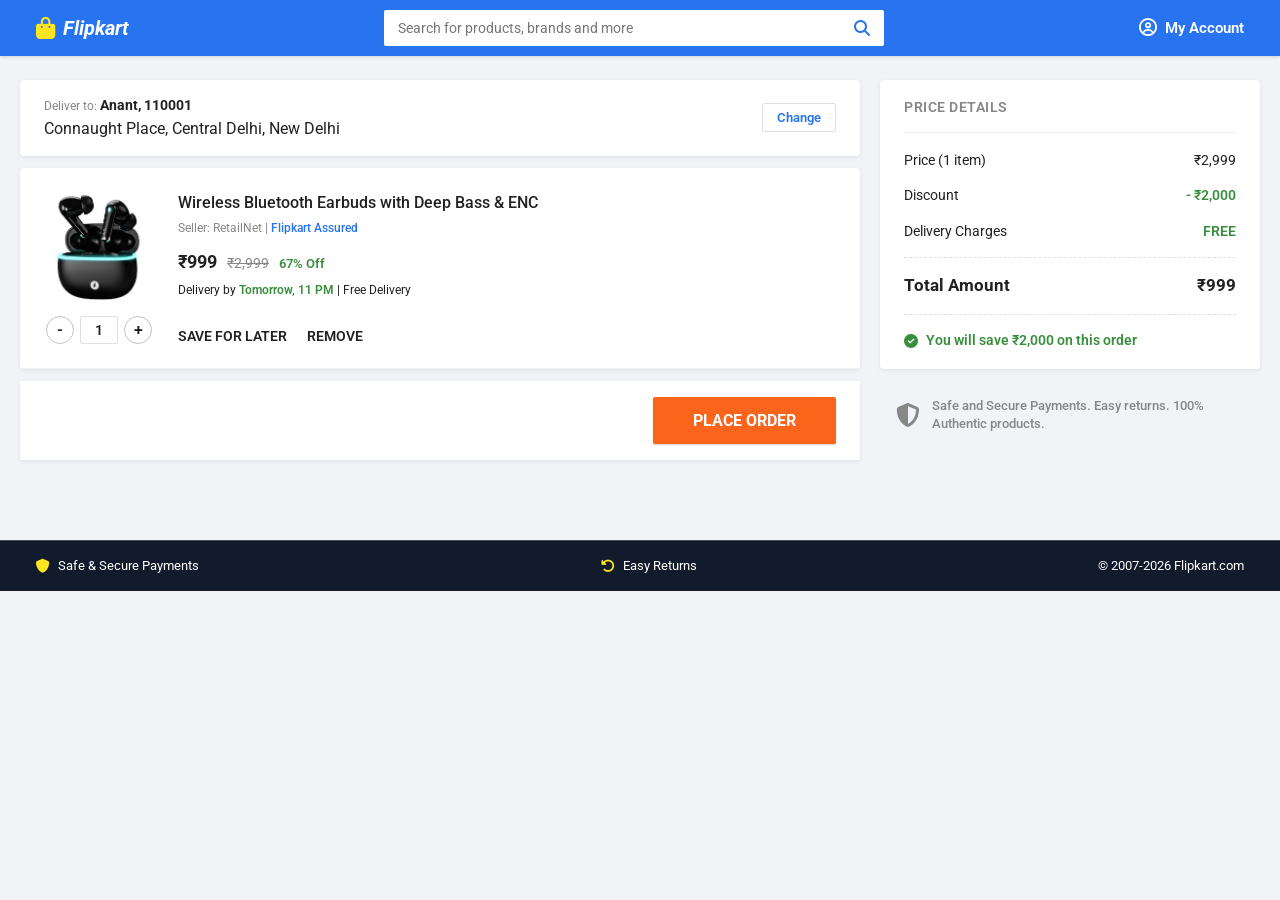
<file: cart.html>
<!DOCTYPE html>
<html lang="en">

<head>
    <meta charset="UTF-8">
    <meta name="viewport" content="width=device-width, initial-scale=1.0">
    <link rel="icon" type="image/png" href="./assent/flipkart.png">
    <title>Shopping Cart | Flipkart.com</title>
    <link rel="stylesheet" href="https://cdnjs.cloudflare.com/ajax/libs/font-awesome/6.7.2/css/all.min.css">
    <link href="https://fonts.googleapis.com/css2?family=Roboto:wght@300;400;500;700&display=swap" rel="stylesheet">
    <link rel="stylesheet" href="style.css">
    <link rel="stylesheet" href="cart.css">
</head>

<body>

    <!-- Header -->
    <header class="cart-header">
        <div class="cart-header-container container">
            <div class="cart-logo">
                <a href="index.html">
                    <i class="fa-solid fa-bag-shopping" style="color: #ffe51f; font-size: 22px;"></i>
                    <span>Flipkart</span>
                </a>
            </div>

            <div class="cart-header-search">
                <input type="text" placeholder="Search for products, brands and more">
                <i class="fa-solid fa-magnifying-glass"></i>
            </div>

            <div class="cart-header-user">
                <i class="fa-regular fa-circle-user" style="font-size: 18px;"></i>
                <span>My Account</span>
            </div>
        </div>
    </header>

    <!-- Cart Main Content -->
    <main class="cart-page-content container">
        <div class="cart-grid">

            <!-- Left: Cart Items & Actions -->
            <div class="cart-left-col">

                <!-- Address Strip -->
                <div class="address-card">
                    <div class="address-info">
                        <small>Deliver to: <strong>Anant, 110001</strong></small>
                        <span>Connaught Place, Central Delhi, New Delhi</span>
                    </div>
                    <button class="change-address-btn" onclick="alert('Change address modal or redirect')">Change</button>
                </div>

                <!-- Cart Items List -->
                <div class="cart-items-box">

                    <!-- Item 1 -->
                    <div class="cart-item" data-price="999" data-orig="2999">
                        <div class="item-left">
                            <img src="./assent/images1.jpg" alt="Wireless Earbuds">
                            <div class="qty-control">
                                <button class="qty-btn minus-btn">-</button>
                                <span class="qty-val">1</span>
                                <button class="qty-btn plus-btn">+</button>
                            </div>
                        </div>
                        <div class="item-right">
                            <h3 class="item-title">Wireless Bluetooth Earbuds with Deep Bass & ENC</h3>
                            <p class="item-seller">Seller: RetailNet | <span>Flipkart Assured</span></p>
                            <div class="item-pricing">
                                <span class="current-price">₹999</span>
                                <span class="original-price">₹2,999</span>
                                <span class="discount-tag">66% Off</span>
                            </div>
                            <p class="delivery-note">Delivery by <span>Tomorrow, 11 PM</span> | Free Delivery</p>
                            <div class="item-actions">
                                <button class="item-action-btn">Save For Later</button>
                                <button class="item-action-btn remove-btn">Remove</button>
                            </div>
                        </div>
                    </div>

                    <!-- Item 2 -->
                    <div class="cart-item" data-price="1499" data-orig="4999">
                        <div class="item-left">
                            <img src="./assent/images2.jpg" alt="Smart Watch">
                            <div class="qty-control">
                                <button class="qty-btn minus-btn">-</button>
                                <span class="qty-val">1</span>
                                <button class="qty-btn plus-btn">+</button>
                            </div>
                        </div>
                        <div class="item-right">
                            <h3 class="item-title">Fitness Smart Watch with 1.83" HD Display, Bluetooth Calling</h3>
                            <p class="item-seller">Seller: Flashstar Commerce | <span>Flipkart Assured</span></p>
                            <div class="item-pricing">
                                <span class="current-price">₹1,499</span>
                                <span class="original-price">₹4,999</span>
                                <span class="discount-tag">70% Off</span>
                            </div>
                            <p class="delivery-note">Delivery by <span>Friday, 7 PM</span> | Free Delivery</p>
                            <div class="item-actions">
                                <button class="item-action-btn">Save For Later</button>
                                <button class="item-action-btn remove-btn">Remove</button>
                            </div>
                        </div>
                    </div>

                </div>

                <!-- Place Order Row -->
                <div class="order-bar">
                    <button class="place-order-btn" id="place-order-btn">Place Order</button>
                </div>

            </div>

            <!-- Right: Price Breakdown -->
            <div class="cart-right-col">
                <div class="price-card">
                    <h4 class="price-card-title">Price Details</h4>

                    <div class="price-row">
                        <span id="price-items-label">Price (2 items)</span>
                        <span id="total-mrp">₹7,998</span>
                    </div>

                    <div class="price-row green">
                        <span>Discount</span>
                        <span id="total-discount">- ₹5,500</span>
                    </div>

                    <div class="price-row green">
                        <span>Delivery Charges</span>
                        <span>FREE</span>
                    </div>

                    <div class="total-row">
                        <span>Total Amount</span>
                        <span id="final-amount">₹2,498</span>
                    </div>

                    <p class="savings-badge">
                        <i class="fa-solid fa-circle-check"></i>
                        <span id="savings-text">You will save ₹5,500 on this order</span>
                    </p>
                </div>

                <div class="trust-badge">
                    <i class="fa-solid fa-shield-halved"></i>
                    <span>Safe and Secure Payments. Easy returns. 100% Authentic products.</span>
                </div>
            </div>

        </div>
    </main>

    <!-- Footer -->
    <footer class="footer">
        <div class="footer-bottom">
            <div class="container bottom-content">
                <span><i class="fa-solid fa-shield"></i> Safe &amp; Secure Payments</span>
                <span><i class="fa-solid fa-rotate-left"></i> Easy Returns</span>
                <span>© 2007-2026 Flipkart.com</span>
            </div>
        </div>
    </footer>

    <!-- Separated JavaScript -->
    <script src="cart.js"></script>
</body>

</html>
</file>
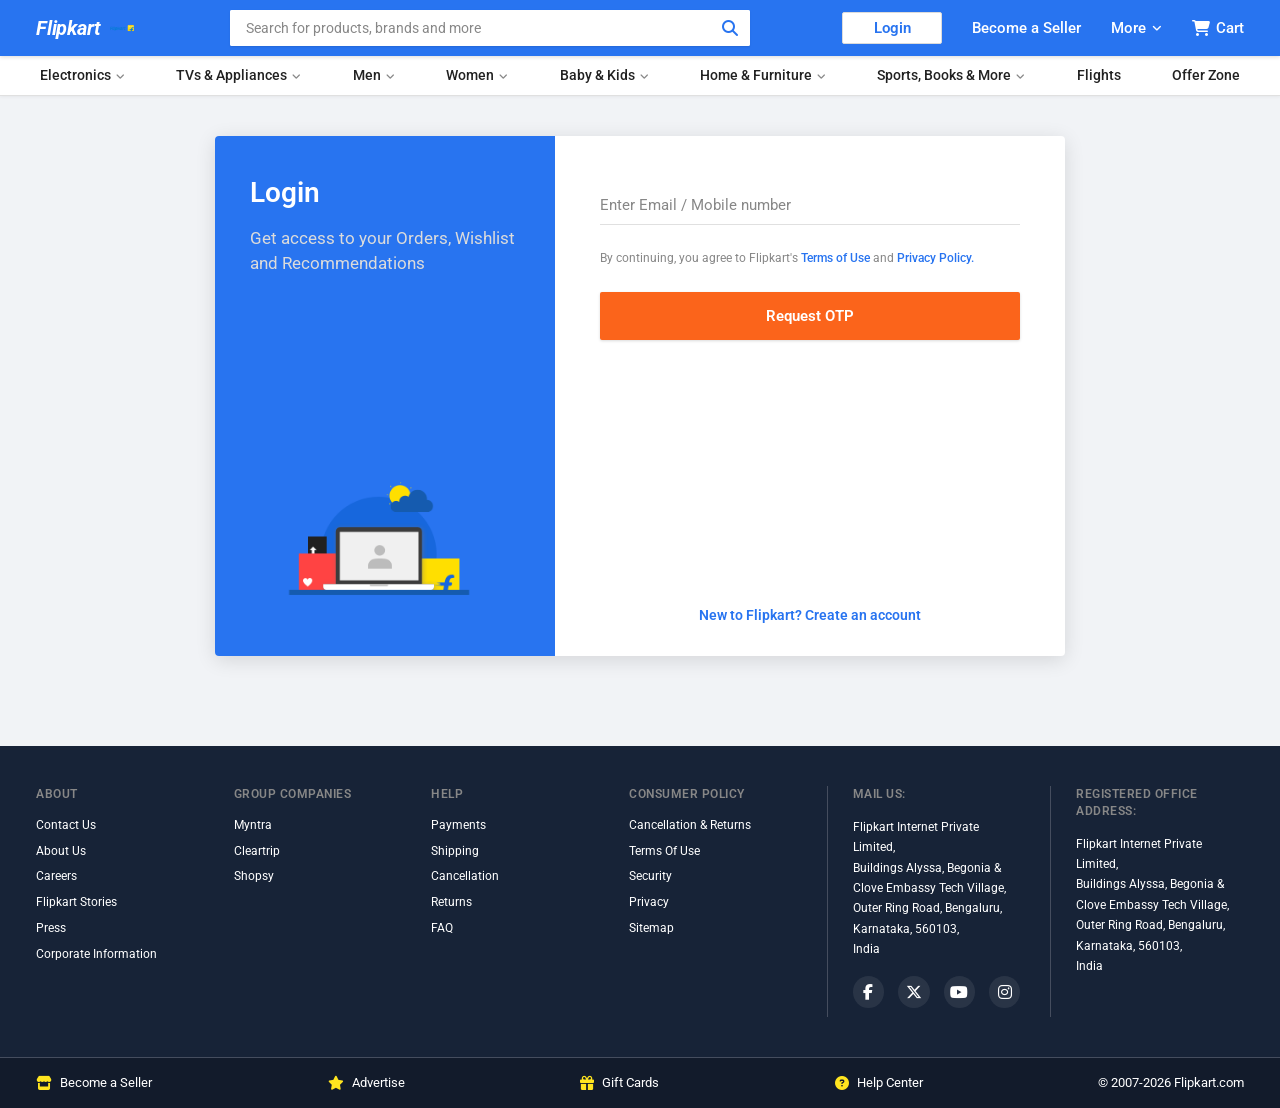
<file: login.html>
<!DOCTYPE html>
<html lang="en">

<head>

    <meta charset="UTF-8">
    <meta name="viewport" content="width=device-width, initial-scale=1.0">

    <title>Flipkart Login</title>

    <link rel="icon" href="./assent/flipkart.png">
    <link href="https://fonts.googleapis.com/css2?family=Roboto:wght@300;400;500;700&display=swap" rel="stylesheet">
    <link rel="stylesheet" href="https://cdnjs.cloudflare.com/ajax/libs/font-awesome/6.7.2/css/all.min.css">
    <link rel="stylesheet" href="login.css">

</head>

<body>

    <header class="header">
        <div class="header-container container">
            <div class="logo">
                <a href="index.html">
                    <span class="logo-text">Flipkart</span>
                    <img src="./assent/fk.png" alt="Flipkart Logo">
                </a>
            </div>

            <div class="search-container">
                <input type="text" placeholder="Search for products, brands and more">
                <button class="search-btn">
                    <i class="fa-solid fa-magnifying-glass"></i>
                </button>
            </div>

            <div class="header-right">
                <button class="login-btn">Login
                </button>
                <a href="#" class="seller">
                    Become a Seller
                </a>
                <div class="more"><span>More</span>
                    <i class="fa-solid fa-angle-down"></i>
                </div>
                <a href="cart.html" class="cart">
                    <i class="fa-solid fa-cart-shopping"></i>
                    <span>Cart</span>
                </a>
            </div>
        </div>
    </header>


    <nav class="navbar">

        <div class="navbar-container container">
            <ul class="nav-menu">

                <li class="nav-item">
                    <a href="#">
                        Electronics
                        <i class="fa-solid fa-angle-down"></i>
                    </a>
                </li>
                <li class="nav-item">
                    <a href="#">
                        TVs & Appliances
                        <i class="fa-solid fa-angle-down"></i>
                    </a>
                </li>
                <li class="nav-item">
                    <a href="#">
                        Men
                        <i class="fa-solid fa-angle-down"></i>
                    </a>
                </li>
                <li class="nav-item">
                    <a href="#">
                        Women
                        <i class="fa-solid fa-angle-down"></i>
                    </a>
                </li>
                <li class="nav-item">
                    <a href="#">
                        Baby & Kids
                        <i class="fa-solid fa-angle-down"></i>
                    </a>
                </li>
                <li class="nav-item">
                    <a href="#">
                        Home & Furniture
                        <i class="fa-solid fa-angle-down"></i>
                    </a>
                </li>
                <li class="nav-item">
                    <a href="#">
                        Sports, Books & More
                        <i class="fa-solid fa-angle-down"></i>
                    </a>
                </li>
                <li class="nav-item">
                    <a href="#">Flights</a>
                </li>
                <li class="nav-item">
                    <a href="#">Offer Zone</a>
                </li>

            </ul>
        </div>
    </nav>


    <section class="login-section">
        <div class="login-container container">


            <div class="login-left">
                <div class="login-left-content">
                    <h2>Login</h2>
                    <p>
                        Get access to your Orders,
                        Wishlist and Recommendations
                    </p>
                </div>
                <div class="login-image">
                    <img src="./assent/Screenshot 2026-06-27 050437.png" alt="Login Image">
                </div>
            </div>


            <div class="login-right">
                <form class="login-form" action="afterlogin.html">
                    <div class="input-group">
                        <input type="text" placeholder="Enter Email / Mobile number" required>
                    </div>
                    <p class="terms">
                        By continuing, you agree to Flipkart's
                        <a href="#">Terms of Use</a> and
                        <a href="#">Privacy Policy.</a>
                    </p>
                    <button type="submit" class="otp-btn">Request OTP</button>
                    <a href="#" class="create-account">New to Flipkart? Create an account</a>
                </form>
            </div>

        </div>
    </section>


    <footer class="footer">
        <div class="footer-container container">

            <div class="footer-column">
                <h4>ABOUT</h4>
                <a href="#">Contact Us</a>
                <a href="#">About Us</a>
                <a href="#">Careers</a>
                <a href="#">Flipkart Stories</a>
                <a href="#">Press</a>
                <a href="#">Corporate Information</a>
            </div>

            <div class="footer-column">
                <h4>GROUP COMPANIES</h4>
                <a href="#">Myntra</a>
                <a href="#">Cleartrip</a>
                <a href="#">Shopsy</a>
            </div>

            <div class="footer-column">
                <h4>HELP</h4>
                <a href="#">Payments</a>
                <a href="#">Shipping</a>
                <a href="#">Cancellation</a>
                <a href="#">Returns</a>
                <a href="#">FAQ</a>
            </div>

            <div class="footer-column">
                <h4>CONSUMER POLICY</h4>
                <a href="#">Cancellation & Returns</a>
                <a href="#">Terms Of Use</a>
                <a href="#">Security</a>
                <a href="#">Privacy</a>
                <a href="#">Sitemap</a>
            </div>

            <div class="footer-column address">
                <h4>Mail Us:</h4>
                <p>
                    Flipkart Internet Private Limited,<br>
                    Buildings Alyssa, Begonia & Clove Embassy Tech Village,<br>
                    Outer Ring Road, Bengaluru,<br>
                    Karnataka, 560103,<br>
                    India
                </p>

                <div class="social-icons">
                    <a href="#"><i class="fa-brands fa-facebook-f"></i></a>
                    <a href="#"><i class="fa-brands fa-x-twitter"></i></a>
                    <a href="#"><i class="fa-brands fa-youtube"></i></a>
                    <a href="#"><i class="fa-brands fa-instagram"></i></a>
                </div>
            </div>

            <div class="footer-column address">
                <h4>Registered Office Address:</h4>
                <p>
                    Flipkart Internet Private Limited,<br>
                    Buildings Alyssa, Begonia & Clove Embassy Tech Village,<br>
                    Outer Ring Road, Bengaluru,<br>
                    Karnataka, 560103,<br>
                    India
                </p>
            </div>

        </div>


        <div class="footer-bottom">
            <div class="container bottom-content">
                <span><i class="fa-solid fa-store"></i> Become a Seller</span>
                <span><i class="fa-solid fa-star"></i> Advertise</span>
                <span><i class="fa-solid fa-gift"></i> Gift Cards</span>
                <span><i class="fa-solid fa-circle-question"></i> Help Center</span>
                <span>© 2007-2026 Flipkart.com</span>

            </div>
        </div>

    </footer>

    <script src="login.js"></script>
</body>

</html>
</file>
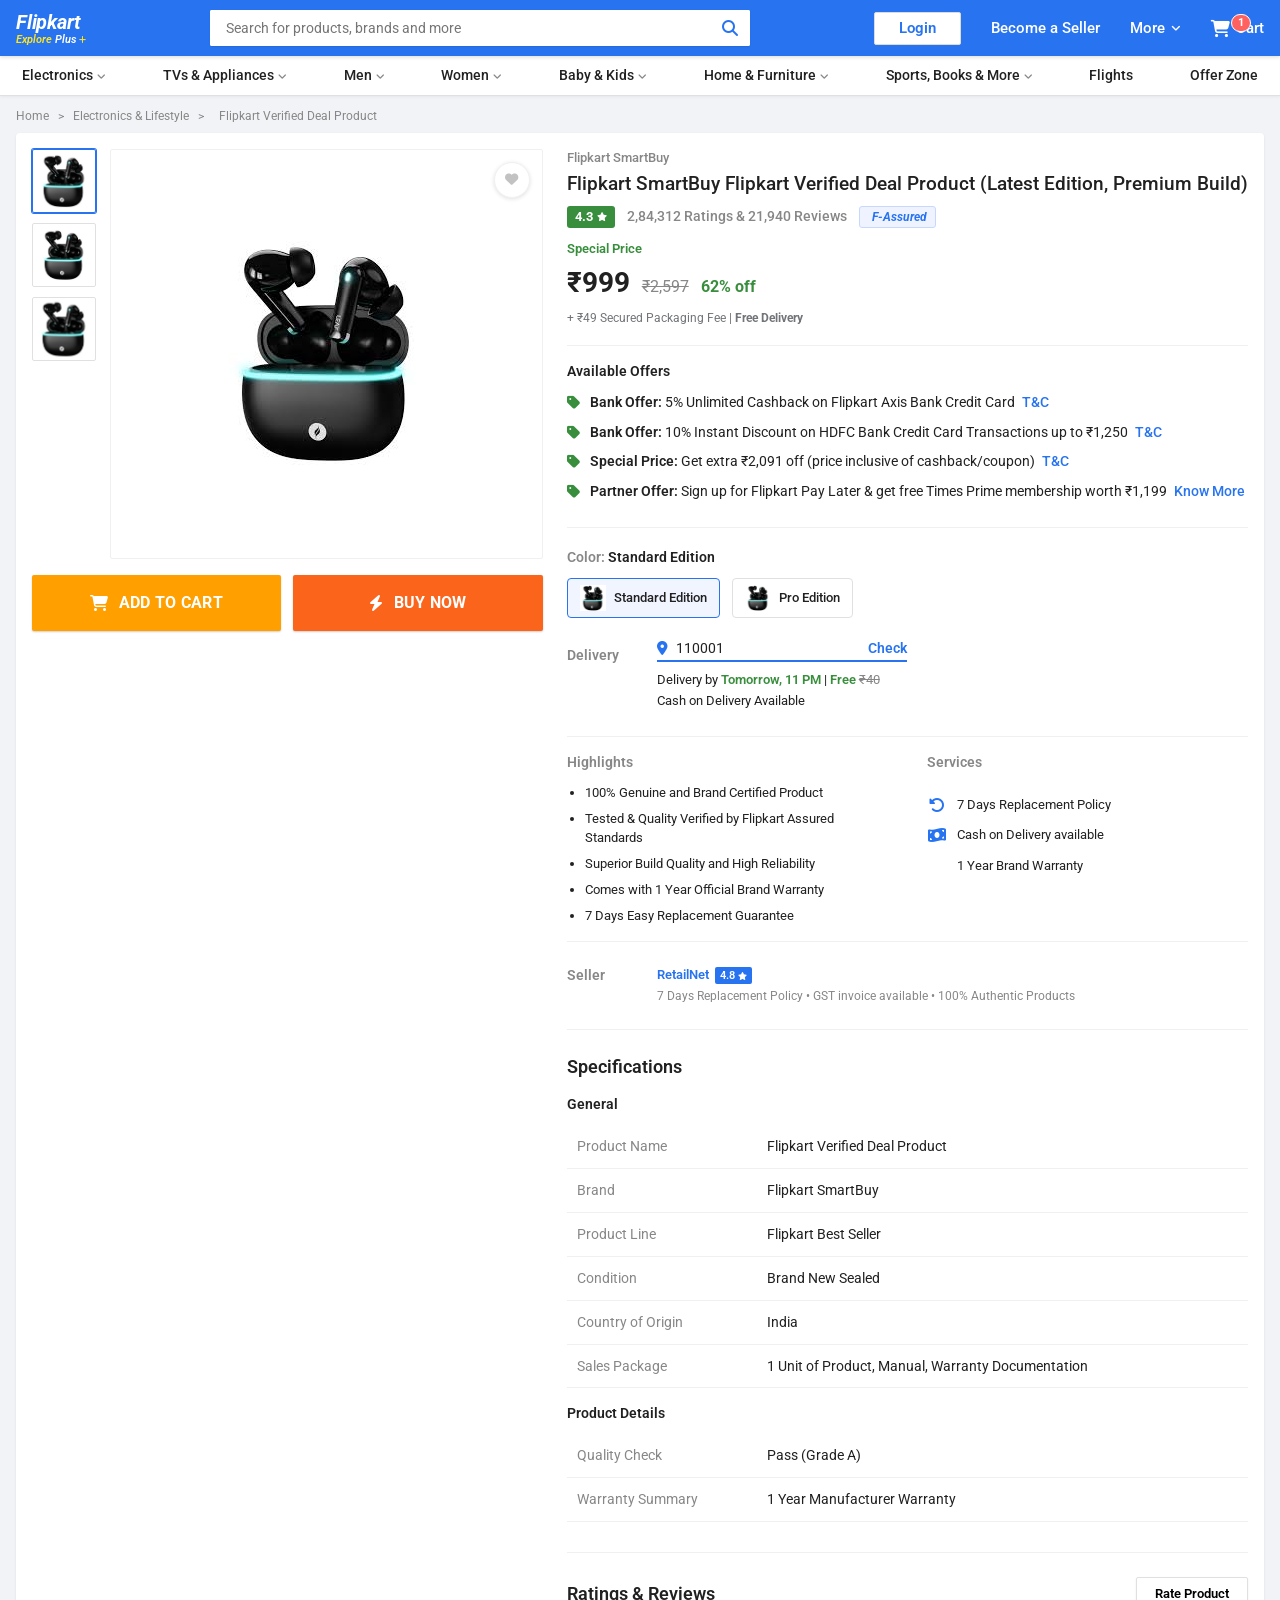
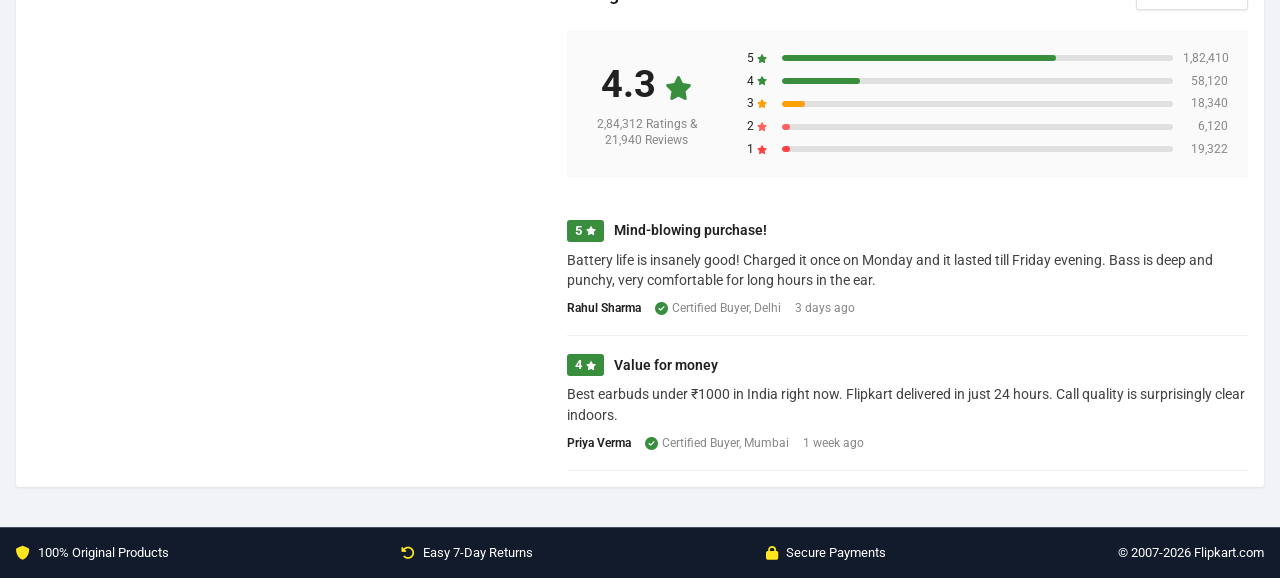
<file: product.html>
<!DOCTYPE html>
<html lang="en">

<head>
    <meta charset="UTF-8">
    <meta name="viewport" content="width=device-width, initial-scale=1.0">
    <link rel="icon" type="image/png" href="./assent/flipkart.png">
    <title>boAt Airdopes 131 with 60 Hours Playback, ASAP Charge &amp; Dual Mics Bluetooth Headset Price in India - Flipkart</title>
    <link rel="stylesheet" href="https://cdnjs.cloudflare.com/ajax/libs/font-awesome/6.7.2/css/all.min.css">
    <link href="https://fonts.googleapis.com/css2?family=Roboto:wght@300;400;500;700&display=swap" rel="stylesheet">
    <link rel="stylesheet" href="style.css">
    <link rel="stylesheet" href="product.css">
</head>

<body>

    <!-- ==================== HEADER ==================== -->
    <header class="product-header">
        <div class="product-header-container container">
            <div class="header-brand">
                <a href="index.html">
                    <span class="brand-title">Flipkart</span>
                    <div class="brand-plus">Explore <span>Plus</span> <i class="fa-solid fa-plus" style="font-size: 8px;"></i></div>
                </a>
            </div>

            <div class="product-search">
                <input type="text" placeholder="Search for products, brands and more">
                <button aria-label="Search"><i class="fa-solid fa-magnifying-glass"></i></button>
            </div>

            <div class="header-actions">
                <a href="login.html" class="login-tag">Login</a>
                <a href="#" class="header-link brand-seller">Become a Seller</a>
                <div class="header-link">
                    <span>More</span>
                    <i class="fa-solid fa-angle-down" style="font-size: 11px;"></i>
                </div>
                <a href="cart.html" class="header-link cart">
                    <i class="fa-solid fa-cart-shopping"></i>
                    <span>Cart</span>
                </a>
            </div>
        </div>
    </header>

    <!-- ==================== SUB-NAVBAR ==================== -->
    <nav class="product-subnav">
        <div class="product-subnav-container container">
            <a href="#" class="subnav-link">Electronics <i class="fa-solid fa-angle-down"></i></a>
            <a href="#" class="subnav-link">TVs &amp; Appliances <i class="fa-solid fa-angle-down"></i></a>
            <a href="#" class="subnav-link">Men <i class="fa-solid fa-angle-down"></i></a>
            <a href="#" class="subnav-link">Women <i class="fa-solid fa-angle-down"></i></a>
            <a href="#" class="subnav-link">Baby &amp; Kids <i class="fa-solid fa-angle-down"></i></a>
            <a href="#" class="subnav-link">Home &amp; Furniture <i class="fa-solid fa-angle-down"></i></a>
            <a href="#" class="subnav-link">Sports, Books &amp; More <i class="fa-solid fa-angle-down"></i></a>
            <a href="#" class="subnav-link">Flights</a>
            <a href="#" class="subnav-link">Offer Zone</a>
        </div>
    </nav>

    <!-- ==================== BREADCRUMBS ==================== -->
    <div class="container">
        <div class="breadcrumbs-bar">
            <a href="index.html">Home</a> <span>&gt;</span>
            <a href="#" id="breadcrumb-category">Products</a> <span>&gt;</span>
            <span id="breadcrumb-product-name">Product Details</span>
        </div>
    </div>

    <!-- ==================== MAIN PRODUCT WRAPPER ==================== -->
    <main class="container">
        <div class="product-wrapper">

            <!-- LEFT COLUMN: Image Gallery & Action Buttons -->
            <div class="product-gallery-col">
                <div class="gallery-upper">
                    <!-- Vertical Thumbnails -->
                    <div class="thumbnail-list" id="thumbnail-list-container">
                        <div class="thumb-box active" data-img="./assent/images1.jpg">
                            <img src="./assent/images1.jpg" alt="View 1">
                        </div>
                    </div>

                    <!-- Main Preview -->
                    <div class="main-preview-box">
                        <img id="main-preview-img" src="./assent/images1.jpg" alt="Product Image">
                        <button class="wishlist-icon-btn" id="wishlist-btn" title="Add to Wishlist">
                            <i class="fa-solid fa-heart"></i>
                        </button>
                    </div>
                </div>

                <!-- Sticky CTAs -->
                <div class="buy-buttons-group">
                    <button class="btn-cart-action" id="btn-add-cart">
                        <i class="fa-solid fa-cart-shopping"></i> Add to Cart
                    </button>
                    <button class="btn-buy-action" id="btn-buy-now">
                        <i class="fa-solid fa-bolt"></i> Buy Now
                    </button>
                </div>
            </div>

            <!-- RIGHT COLUMN: Product Information -->
            <div class="product-details-col">
                <div class="prod-brand-tag" id="prod-brand-display">Flipkart Assured</div>
                <h1 class="prod-main-title">
                    Product Title
                </h1>

                <!-- Rating Strip & Flipkart Assured -->
                <div class="prod-rating-row">
                    <span class="rating-badge-pill">
                        4.3 <i class="fa-solid fa-star"></i>
                    </span>
                    <span class="rating-count-text">2,84,312 Ratings &amp; 21,940 Reviews</span>
                    <div class="fk-assured-tag">
                        <i class="fa-solid fa-shield-check"></i> F-Assured
                    </div>
                </div>

                <!-- Price Block -->
                <div class="extra-off-label">Special Price</div>
                <div class="price-row-display">
                    <span class="current-price">₹899</span>
                    <span class="mrp-cut">₹2,990</span>
                    <span class="discount-pct">69% off</span>
                </div>
                <div class="packaging-fee-note">+ ₹49 Secured Packaging Fee | <strong>Free Delivery</strong></div>

                <!-- Available Offers -->
                <div class="offers-wrapper">
                    <div class="offers-header">Available Offers</div>

                    <div class="offer-bullet">
                        <i class="fa-solid fa-tag"></i>
                        <span><strong>Bank Offer:</strong> 5% Unlimited Cashback on Flipkart Axis Bank Credit Card <a href="#">T&amp;C</a></span>
                    </div>

                    <div class="offer-bullet">
                        <i class="fa-solid fa-tag"></i>
                        <span><strong>Bank Offer:</strong> 10% Instant Discount on HDFC Bank Credit Card Transactions up to ₹1,250 <a href="#">T&amp;C</a></span>
                    </div>

                    <div class="offer-bullet">
                        <i class="fa-solid fa-tag"></i>
                        <span><strong>Special Price:</strong> Get extra ₹2,091 off (price inclusive of cashback/coupon) <a href="#">T&amp;C</a></span>
                    </div>

                    <div class="offer-bullet">
                        <i class="fa-solid fa-tag"></i>
                        <span><strong>Partner Offer:</strong> Sign up for Flipkart Pay Later &amp; get free Times Prime membership worth ₹1,199 <a href="#">Know More</a></span>
                    </div>
                </div>

                <!-- Color Selection -->
                <div class="variant-selection-box" id="variant-selection-wrapper">
                    <div class="variant-label">Color: <span id="color-name">Default</span></div>
                    <div class="variant-list" id="variant-list-container">
                    </div>
                </div>

                <!-- Delivery Pincode Checker -->
                <div class="delivery-check-row">
                    <div class="delivery-title">Delivery</div>
                    <div class="delivery-controls">
                        <div class="pin-field-wrap">
                            <i class="fa-solid fa-location-dot"></i>
                            <input type="text" id="pin-input" placeholder="Enter Delivery Pincode" maxlength="6" value="110001">
                            <button id="pin-check-btn">Check</button>
                        </div>
                        <div class="delivery-estimate-info">
                            Delivery by <span class="green">Tomorrow, 11 PM</span> | <span class="green">Free</span> <span style="text-decoration: line-through; color: #878787;">₹40</span>
                            <br>Cash on Delivery Available
                        </div>
                    </div>
                </div>

                <!-- Highlights & Services -->
                <div class="highlights-services-row">
                    <div class="highlights-block">
                        <div class="block-heading">Highlights</div>
                        <ul class="highlights-ul" id="highlights-list-display">
                        </ul>
                    </div>

                    <div class="services-block">
                        <div class="block-heading">Services</div>
                        <div class="service-item">
                            <i class="fa-solid fa-rotate-left"></i>
                            <span>7 Days Replacement Policy</span>
                        </div>
                        <div class="service-item">
                            <i class="fa-solid fa-money-bill-wave"></i>
                            <span>Cash on Delivery available</span>
                        </div>
                        <div class="service-item">
                            <i class="fa-solid fa-shield-check"></i>
                            <span>1 Year Brand Warranty</span>
                        </div>
                    </div>
                </div>

                <!-- Seller Info -->
                <div class="seller-row">
                    <div class="seller-label">Seller</div>
                    <div class="seller-details">
                        <div class="seller-name-badge">
                            <span>RetailNet</span>
                            <span class="seller-rating">4.8 <i class="fa-solid fa-star" style="font-size: 8px;"></i></span>
                        </div>
                        <div class="seller-perks">
                            7 Days Replacement Policy &bull; GST invoice available &bull; 100% Authentic Products
                        </div>
                    </div>
                </div>

                <!-- Specifications Table -->
                <div class="specifications-panel">
                    <div class="spec-heading">Specifications</div>

                    <div class="spec-category-title">General</div>
                    <table class="spec-grid-table">
                        <tbody id="spec-general-tbody">
                        </tbody>
                    </table>

                    <div class="spec-category-title">Product Details</div>
                    <table class="spec-grid-table">
                        <tbody id="spec-details-tbody">
                        </tbody>
                    </table>
                </div>

                <!-- Ratings & Customer Reviews -->
                <div class="reviews-section">
                    <div class="reviews-header-row">
                        <div class="reviews-heading">Ratings &amp; Reviews</div>
                        <button class="btn-rate-product">Rate Product</button>
                    </div>

                    <div class="reviews-summary-card">
                        <div class="overall-score-col">
                            <div class="big-rating-number">4.3 <i class="fa-solid fa-star"></i></div>
                            <div class="total-counts">2,84,312 Ratings &amp;<br>21,940 Reviews</div>
                        </div>

                        <div class="rating-bars-col">
                            <div class="bar-row">
                                <span class="star-label">5 <i class="fa-solid fa-star" style="font-size: 9px; color: #388e3c;"></i></span>
                                <div class="progress-track"><div class="progress-fill" style="width: 70%;"></div></div>
                                <span class="count-label">1,82,410</span>
                            </div>
                            <div class="bar-row">
                                <span class="star-label">4 <i class="fa-solid fa-star" style="font-size: 9px; color: #388e3c;"></i></span>
                                <div class="progress-track"><div class="progress-fill" style="width: 20%;"></div></div>
                                <span class="count-label">58,120</span>
                            </div>
                            <div class="bar-row">
                                <span class="star-label">3 <i class="fa-solid fa-star" style="font-size: 9px; color: #ff9f00;"></i></span>
                                <div class="progress-track"><div class="progress-fill" style="width: 6%; background: #ff9f00;"></div></div>
                                <span class="count-label">18,340</span>
                            </div>
                            <div class="bar-row">
                                <span class="star-label">2 <i class="fa-solid fa-star" style="font-size: 9px; color: #ff6161;"></i></span>
                                <div class="progress-track"><div class="progress-fill" style="width: 2%; background: #ff6161;"></div></div>
                                <span class="count-label">6,120</span>
                            </div>
                            <div class="bar-row">
                                <span class="star-label">1 <i class="fa-solid fa-star" style="font-size: 9px; color: #ff4343;"></i></span>
                                <div class="progress-track"><div class="progress-fill" style="width: 2%; background: #ff4343;"></div></div>
                                <span class="count-label">19,322</span>
                            </div>
                        </div>
                    </div>

                    <!-- Review 1 -->
                    <div class="user-review-card">
                        <div class="review-badge-row">
                            <span class="rating-badge-pill">5 <i class="fa-solid fa-star"></i></span>
                            <span class="review-headline">Mind-blowing purchase!</span>
                        </div>
                        <p class="review-body-text">
                            Battery life is insanely good! Charged it once on Monday and it lasted till Friday evening. Bass is deep and punchy, very comfortable for long hours in the ear.
                        </p>
                        <div class="review-meta-row">
                            <span class="reviewer-name">Rahul Sharma</span>
                            <span class="certified-buyer"><i class="fa-solid fa-circle-check"></i> Certified Buyer, Delhi</span>
                            <span>3 days ago</span>
                        </div>
                    </div>

                    <!-- Review 2 -->
                    <div class="user-review-card">
                        <div class="review-badge-row">
                            <span class="rating-badge-pill">4 <i class="fa-solid fa-star"></i></span>
                            <span class="review-headline">Value for money</span>
                        </div>
                        <p class="review-body-text">
                            Best earbuds under ₹1000 in India right now. Flipkart delivered in just 24 hours. Call quality is surprisingly clear indoors.
                        </p>
                        <div class="review-meta-row">
                            <span class="reviewer-name">Priya Verma</span>
                            <span class="certified-buyer"><i class="fa-solid fa-circle-check"></i> Certified Buyer, Mumbai</span>
                            <span>1 week ago</span>
                        </div>
                    </div>

                </div>

            </div>
        </div>
    </main>

    <!-- ==================== FOOTER ==================== -->
    <footer class="footer">
        <div class="footer-bottom">
            <div class="container bottom-content">
                <span><i class="fa-solid fa-shield"></i> 100% Original Products</span>
                <span><i class="fa-solid fa-rotate-left"></i> Easy 7-Day Returns</span>
                <span><i class="fa-solid fa-lock"></i> Secure Payments</span>
                <span>© 2007-2026 Flipkart.com</span>
            </div>
        </div>
    </footer>

    <!-- ==================== BUY CONFIRMATION MODAL ==================== -->
    <div id="buy-confirmation-modal" class="buy-modal-backdrop">
        <div class="buy-modal-card">
            <div class="buy-modal-header">
                <h3><i class="fa-solid fa-shield-halved"></i> Order Confirmation</h3>
                <button class="buy-modal-close" id="modal-close-btn" aria-label="Close">&times;</button>
            </div>

            <!-- Standard View -->
            <div class="buy-modal-body" id="modal-order-content">
                <!-- Delivery Address -->
                <div class="modal-address-strip">
                    <div>
                        <small style="color: #878787; display: block;">Deliver To:</small>
                        <strong id="modal-address-user">Anant, 110001</strong> - Connaught Place, New Delhi
                    </div>
                    <span style="color: #2874f0; font-weight: 600; font-size: 12px; cursor: pointer;">CHANGE</span>
                </div>

                <!-- Product Summary -->
                <div class="modal-prod-summary">
                    <img id="modal-item-img" class="modal-prod-img" src="./assent/images1.jpg" alt="Item Preview">
                    <div class="modal-prod-info">
                        <div class="modal-prod-title" id="modal-item-title">Product Name</div>
                        <div class="modal-prod-price" id="modal-item-price">₹899</div>
                        <div class="modal-prod-delivery"><i class="fa-solid fa-truck-fast"></i> Guaranteed Delivery by Tomorrow, 11 PM</div>
                    </div>
                </div>

                <!-- Payment Options -->
                <div class="modal-payment-section">
                    <div class="modal-section-title">Select Payment Method</div>
                    <div class="payment-options-list">
                        <label class="payment-opt">
                            <input type="radio" name="payment_mode" value="COD" checked>
                            <i class="fa-solid fa-money-bill-wave"></i>
                            <span>Cash on Delivery (COD)</span>
                        </label>
                        <label class="payment-opt">
                            <input type="radio" name="payment_mode" value="UPI">
                            <i class="fa-brands fa-google-pay"></i>
                            <span>UPI (Google Pay, PhonePe, Paytm)</span>
                        </label>
                        <label class="payment-opt">
                            <input type="radio" name="payment_mode" value="CARD">
                            <i class="fa-regular fa-credit-card"></i>
                            <span>Credit / Debit / ATM Card</span>
                        </label>
                        <label class="payment-opt">
                            <input type="radio" name="payment_mode" value="NETBANKING">
                            <i class="fa-solid fa-building-columns"></i>
                            <span>Net Banking</span>
                        </label>
                    </div>
                </div>

                <!-- Order Total -->
                <div class="modal-total-box">
                    <span>Total Amount Payable:</span>
                    <strong id="modal-total-price">₹899</strong>
                </div>

                <!-- Action Buttons -->
                <div class="buy-modal-footer">
                    <button class="btn-cancel-order" id="btn-cancel-order">Cancel</button>
                    <button class="btn-confirm-order" id="btn-confirm-order">Confirm Order</button>
                </div>
            </div>

            <!-- Success View (Shown after confirming order) -->
            <div class="buy-modal-body order-success-view" id="modal-success-content" style="display: none;">
                <div class="success-check-icon">
                    <i class="fa-solid fa-check"></i>
                </div>
                <h2>Order Confirmed!</h2>
                <p>Thank you for shopping on Flipkart! Your order has been placed successfully and is being prepared for dispatch.</p>
                <div class="order-id-badge" id="success-order-id">Order ID: OD894729104812</div>
                <div>
                    <button class="btn-continue-shopping" id="btn-continue-shopping">Continue Shopping</button>
                </div>
            </div>
        </div>
    </div>

    <!-- Separated JavaScript Files -->
    <script src="script.js"></script>
    <script src="product.js"></script>
</body>

</html>
</file>
<file: style.css>
/* ==========================================================================
   FLIPKART CLONE - MAIN STYLESHEET (style.css)
   Clean, Optimized, and Authentic Flipkart Design
   ========================================================================== */

:root {
    --primary-color: #2874f0;
    --primary-hover: #1a62d4;
    --secondary-yellow: #ffe51f;
    --offer-green: #388e3c;
    --text-main: #212121;
    --text-muted: #878787;
    --text-light: #717478;
    --bg-page: #f1f3f6;
    --bg-white: #ffffff;
    --border-light: #e0e0e0;
    --border-subtle: #f0f0f0;
    --footer-bg: #172337;
    --footer-bottom-bg: #121b2b;
    --footer-border: #454d5e;
    --shadow-subtle: 0 1px 3px rgba(0, 0, 0, 0.08);
    --shadow-card: 0 1px 4px rgba(0, 0, 0, 0.08);
    --shadow-hover: 0 6px 16px rgba(0, 0, 0, 0.12);
    --font-family: 'Montserrat', 'Roboto', -apple-system, BlinkMacSystemFont, 'Segoe UI', Roboto, Helvetica, Arial, sans-serif;
}

/* -------------------- Reset & Base -------------------- */
* {
    margin: 0;
    padding: 0;
    box-sizing: border-box;
}

body {
    font-family: var(--font-family);
    background-color: var(--bg-page);
    color: var(--text-main);
    line-height: 1.4;
    -webkit-font-smoothing: antialiased;
    -moz-osx-font-smoothing: grayscale;
}

a {
    text-decoration: none;
    color: inherit;
}

img {
    max-width: 100%;
    display: block;
}

button {
    font-family: inherit;
}

.container {
    width: 100%;
    max-width: 1240px;
    margin: 0 auto;
    padding: 0 16px;
}

/* ==========================================================================
   HEADER SECTION
   ========================================================================== */

/* -------------------- Top Sub-Bar (.CTT) -------------------- */
.CTT {
    display: flex;
    justify-content: space-between;
    align-items: center;
    gap: 16px;
    width: 100%;
    padding: 8px 0;
    background-color: var(--bg-white);
    border-bottom: 1px solid var(--border-subtle);
}

.ctt-item {
    display: inline-flex;
    align-items: center;
    height: 40px;
    box-sizing: border-box;
    font-size: 14px;
    font-weight: 600;
    gap: 8px;
    transition: all 0.2s ease;
}

/* Flipkart Brand Pill */
.ctt-item.flipkart {
    background-color: var(--secondary-yellow);
    padding: 6px 20px;
    border-radius: 20px;
    color: var(--text-main);
    cursor: pointer;
    box-shadow: 0 1px 3px rgba(0, 0, 0, 0.1);
}

.ctt-item.flipkart i {
    color: var(--primary-color);
    font-size: 20px;
}

.ctt-item.flipkart span {
    font-style: italic;
    font-weight: 700;
    font-size: 16px;
    letter-spacing: -0.3px;
}

/* Travel Tab */
.ctt-item.travel {
    background: #f7f9fa;
    padding: 6px 18px;
    border-radius: 20px;
    border: 1px solid #e9ecef;
    color: #495057;
    cursor: pointer;
}

.ctt-item.travel:hover {
    background: #eef1f5;
}

.ctt-item.travel i {
    color: #ff6a3d;
    font-size: 18px;
}

/* Location Selector */
.ctt-item.location {
    display: flex;
    align-items: center;
    justify-content: space-between;
    flex: 1;
    max-width: 440px;
    padding: 0 14px;
    background: var(--bg-white);
    border: 1px solid var(--border-light);
    border-radius: 6px;
}

.location-left {
    display: flex;
    align-items: center;
    gap: 8px;
    color: var(--text-light);
}

.location-left i {
    font-size: 14px;
    color: var(--primary-color);
}

.location-left span {
    font-size: 13px;
    font-weight: 500;
    color: var(--text-main);
    white-space: nowrap;
}

.location a {
    display: flex;
    align-items: center;
    gap: 5px;
    color: var(--primary-color);
    font-size: 13px;
    font-weight: 600;
    white-space: nowrap;
}

.location a:hover {
    text-decoration: underline;
}

.location a i {
    font-size: 11px;
}

/* -------------------- Search & Navigation Bar -------------------- */
.search-container {
    display: flex;
    flex-direction: row;
    align-items: center;
    justify-content: space-between;
    gap: 24px;
    width: 100%;
    padding: 10px 0;
    background: var(--bg-white);
    position: relative;
}

.search-box {
    display: flex;
    align-items: center;
    flex: 1;
    max-width: 680px;
    height: 42px;
    background: #f0f5ff;
    border: 1px solid transparent;
    border-radius: 8px;
    padding: 0 16px;
    transition: all 0.25s ease;
}

.search-box:focus-within {
    background: var(--bg-white);
    border-color: var(--primary-color);
    box-shadow: 0 0 0 3px rgba(40, 116, 240, 0.12);
}

.search-box i {
    font-size: 17px;
    color: var(--text-light);
}

.search-box input {
    flex: 1;
    height: 100%;
    border: none;
    outline: none;
    padding-left: 12px;
    font-size: 14px;
    font-family: inherit;
    color: var(--text-main);
    background: transparent;
}

.search-box input::placeholder {
    color: var(--text-muted);
}

.nav-links {
    display: flex;
    flex-direction: row;
    align-items: center;
    gap: 24px;
}

.nav-item {
    display: inline-flex;
    align-items: center;
    gap: 8px;
    height: 40px;
    padding: 0 10px;
    border-radius: 6px;
    cursor: pointer;
    color: var(--text-main);
    font-size: 15px;
    font-weight: 500;
    transition: all 0.2s ease;
}

.nav-item:hover {
    color: var(--primary-color);
    background-color: rgba(40, 116, 240, 0.05);
}

.nav-item i {
    font-size: 18px;
    color: inherit;
}

.nav-item .fa-angle-down {
    font-size: 11px;
    transition: transform 0.2s ease;
}

.nav-item:hover .fa-angle-down {
    transform: rotate(180deg);
}

.login-link {
    color: var(--primary-color);
    font-weight: 600;
}

/* ==========================================================================
   CATEGORY BAR
   ========================================================================== */
.category-bar {
    position: sticky;
    top: 0;
    z-index: 100;
    display: flex;
    justify-content: space-between;
    align-items: center;
    width: 100%;
    background-color: var(--bg-white);
    padding: 12px 16px;
    margin: 10px 0 14px;
    border-radius: 4px;
    box-shadow: var(--shadow-card);
    border-bottom: 1px solid var(--border-subtle);
}

.category {
    display: flex;
    flex-direction: column;
    align-items: center;
    justify-content: center;
    min-width: 80px;
    padding: 6px 10px;
    cursor: pointer;
    color: var(--text-main);
    position: relative;
    border-radius: 6px;
    transition: all 0.2s ease;
}

.category:hover {
    color: var(--primary-color);
    transform: translateY(-2px);
}

.category i {
    font-size: 22px;
    margin-bottom: 6px;
    color: var(--primary-color);
    transition: transform 0.2s ease;
}

.category:hover i {
    transform: scale(1.1);
}

.category span {
    font-size: 13px;
    font-weight: 500;
    white-space: nowrap;
}

.category.active {
    font-weight: 600;
    color: var(--primary-color);
}

.category.active::after {
    content: "";
    position: absolute;
    bottom: -12px;
    left: 15%;
    width: 70%;
    height: 3px;
    background-color: var(--primary-color);
    border-radius: 3px;
}

/* ==========================================================================
   BANNER SECTION
   ========================================================================== */
.banner {
    width: 100%;
    margin: 10px 0 16px;
}

.banner-container {
    position: relative;
    width: 100%;
    height: 280px;
    overflow: hidden;
    border-radius: 6px;
    background: var(--bg-white);
    box-shadow: var(--shadow-card);
}

.banner-image {
    width: 100%;
    height: 100%;
}

.banner-image img {
    width: 100%;
    height: 100%;
    display: block;
    object-fit: cover;
    object-position: center;
}

.banner-btn {
    position: absolute;
    top: 50%;
    transform: translateY(-50%);
    width: 40px;
    height: 80px;
    border: none;
    background: rgba(255, 255, 255, 0.95);
    color: var(--text-main);
    font-size: 16px;
    cursor: pointer;
    transition: all 0.2s ease;
    z-index: 10;
    display: flex;
    align-items: center;
    justify-content: center;
    box-shadow: 0 2px 8px rgba(0, 0, 0, 0.15);
}

.banner-btn:hover {
    background: var(--primary-color);
    color: #ffffff;
}

.banner-btn.prev {
    left: 0;
    border-radius: 0 6px 6px 0;
}

.banner-btn.next {
    right: 0;
    border-radius: 6px 0 0 6px;
}

/* ==========================================================================
   PRODUCT SECTIONS (.new-products & .Electronics)
   ========================================================================== */
.new-products,
.Electronics {
    width: 100%;
    background: var(--bg-white);
    margin: 16px 0;
    border-radius: 4px;
    box-shadow: var(--shadow-card);
    border: 1px solid var(--border-subtle);
    overflow: hidden;
}

.section-header {
    display: flex;
    justify-content: space-between;
    align-items: center;
    padding: 16px 20px;
    border-bottom: 1px solid var(--border-subtle);
    background: var(--bg-white);
}

.section-header h2 {
    font-size: 20px;
    font-weight: 600;
    color: var(--text-main);
    letter-spacing: -0.2px;
}

.section-header button {
    border: none;
    background-color: var(--primary-color);
    color: #ffffff;
    padding: 8px 18px;
    font-size: 13px;
    font-weight: 600;
    cursor: pointer;
    border-radius: 3px;
    letter-spacing: 0.3px;
    box-shadow: 0 2px 4px rgba(40, 116, 240, 0.25);
    transition: all 0.2s ease;
}

.section-header button:hover {
    background-color: var(--primary-hover);
    box-shadow: 0 4px 8px rgba(40, 116, 240, 0.35);
}

.products-wrapper {
    display: grid;
    grid-template-columns: repeat(5, 1fr);
    gap: 16px;
    padding: 20px;
}

.product-card {
    display: flex;
    flex-direction: column;
    align-items: center;
    background: var(--bg-white);
    border: 1px solid var(--border-subtle);
    border-radius: 6px;
    padding: 18px 14px;
    text-align: center;
    cursor: pointer;
    transition: all 0.25s ease;
}

.product-card:hover {
    box-shadow: var(--shadow-hover);
    border-color: var(--border-light);
    transform: translateY(-4px);
}

.product-card img {
    width: 140px;
    height: 140px;
    object-fit: contain;
    transition: transform 0.3s ease;
}

.product-card:hover img {
    transform: scale(1.06);
}

.product-card h4 {
    margin-top: 14px;
    font-size: 14px;
    font-weight: 500;
    color: var(--text-main);
    max-width: 100%;
    white-space: nowrap;
    overflow: hidden;
    text-overflow: ellipsis;
}

.product-card p {
    margin-top: 6px;
    color: var(--offer-green);
    font-weight: 600;
    font-size: 14px;
}

/* ==========================================================================
   FOOTER SECTION
   ========================================================================== */
.footer {
    background-color: var(--footer-bg);
    color: #ffffff;
    margin-top: 40px;
    width: 100%;
}

.footer-container {
    display: flex;
    justify-content: space-between;
    flex-wrap: wrap;
    gap: 30px;
    padding: 40px 16px;
}

.footer-column {
    flex: 1;
    min-width: 160px;
}

.footer-column h4 {
    color: var(--text-muted);
    font-size: 12px;
    font-weight: 600;
    margin-bottom: 14px;
    text-transform: uppercase;
    letter-spacing: 0.5px;
}

.footer-column a {
    display: block;
    color: #ffffff;
    font-size: 12px;
    margin-bottom: 9px;
    transition: color 0.2s ease;
}

.footer-column a:hover {
    color: var(--primary-color);
    text-decoration: underline;
}

.footer-column p {
    color: #ffffff;
    font-size: 12px;
    line-height: 1.7;
}

.footer-column.address {
    border-left: 1px solid var(--footer-border);
    padding-left: 25px;
}

.social-icons {
    display: flex;
    gap: 14px;
    margin-top: 16px;
}

.social-icons a {
    font-size: 16px;
    color: #ffffff;
    display: inline-flex;
    align-items: center;
    justify-content: center;
    width: 32px;
    height: 32px;
    border-radius: 50%;
    background: rgba(255, 255, 255, 0.08);
    transition: all 0.2s ease;
}

.social-icons a:hover {
    color: #ffffff;
    background: var(--primary-color);
    transform: translateY(-2px);
}

.footer-bottom {
    border-top: 1px solid var(--footer-border);
    background-color: var(--footer-bottom-bg);
    padding: 16px 0;
}

.bottom-content {
    display: flex;
    justify-content: space-between;
    align-items: center;
    flex-wrap: wrap;
    gap: 16px;
}

.bottom-content span {
    color: #ffffff;
    font-size: 13px;
    display: inline-flex;
    align-items: center;
}

.bottom-content i {
    color: var(--secondary-yellow);
    margin-right: 8px;
    font-size: 14px;
}

/* ==========================================================================
   RESPONSIVE DESIGN (Media Queries)
   ========================================================================== */

/* Tablet (Large) */
@media (max-width: 1024px) {
    .banner-container {
        height: 220px;
    }

    .products-wrapper {
        grid-template-columns: repeat(4, 1fr);
        gap: 14px;
        padding: 16px;
    }

    .search-box {
        max-width: 500px;
    }

    .location {
        max-width: 320px;
    }
}

/* Tablet (Medium) */
@media (max-width: 768px) {
    .CTT {
        flex-wrap: wrap;
        gap: 12px;
        padding: 10px 0;
    }

    .ctt-item.flipkart,
    .ctt-item.travel {
        flex: 1;
        justify-content: center;
    }

    .ctt-item.location {
        flex: 1 1 100%;
        max-width: 100%;
        order: 3;
    }

    .search-container {
        flex-direction: column;
        align-items: stretch;
        gap: 12px;
        padding: 10px 0;
    }

    .search-box {
        max-width: 100%;
        width: 100%;
        order: 2;
    }

    .nav-links {
        order: 1;
        width: 100%;
        justify-content: space-around;
        gap: 8px;
    }

    .category-bar {
        display: flex;
        overflow-x: auto;
        gap: 16px;
        white-space: nowrap;
        scrollbar-width: none;
        -webkit-overflow-scrolling: touch;
        padding: 12px 10px;
    }

    .category-bar::-webkit-scrollbar {
        display: none;
    }

    .category {
        min-width: 70px;
        flex: 0 0 auto;
    }

    .products-wrapper {
        grid-template-columns: repeat(2, 1fr);
        gap: 12px;
        padding: 14px;
    }

    .product-card img {
        width: 110px;
        height: 110px;
    }

    .footer-column {
        flex: 0 0 calc(50% - 15px);
    }

    .footer-column.address {
        border-left: none;
        padding-left: 0;
    }

    .bottom-content {
        justify-content: center;
        text-align: center;
    }

    .banner-container {
        height: 170px;
    }

    .banner-btn {
        width: 32px;
        height: 60px;
    }
}

/* Mobile Devices */
@media (max-width: 480px) {
    .container {
        padding: 0 10px;
    }

    .banner-container {
        height: 140px;
    }

    .ctt-item.flipkart span,
    .ctt-item.travel span {
        font-size: 14px;
    }

    .location-left span,
    .location a {
        font-size: 12px;
    }

    .search-box {
        height: 38px;
    }

    .search-box input {
        font-size: 13px;
    }

    .nav-item {
        font-size: 13px;
        padding: 0 6px;
    }

    .nav-item i {
        font-size: 16px;
    }

    .section-header {
        padding: 12px 14px;
    }

    .section-header h2 {
        font-size: 16px;
    }

    .section-header button {
        padding: 6px 12px;
        font-size: 12px;
    }

    .products-wrapper {
        grid-template-columns: repeat(2, 1fr);
        gap: 10px;
        padding: 10px;
    }

    .product-card {
        padding: 12px 8px;
    }

    .product-card img {
        width: 95px;
        height: 95px;
    }

    .product-card h4 {
        font-size: 13px;
    }

    .product-card p {
        font-size: 13px;
    }

    .footer-column {
        flex: 1 1 100%;
    }

    .footer-container {
        padding: 30px 10px;
        gap: 24px;
    }

    .bottom-content {
        flex-direction: column;
        gap: 10px;
    }
}

/* ==========================================================================
   CART BADGE, LOCATION MODAL & TOAST NOTIFICATIONS
   ========================================================================== */
.cart-badge {
    position: absolute;
    top: -4px;
    left: 20px;
    background-color: #ff6161;
    color: #ffffff;
    font-size: 11px;
    font-weight: 700;
    padding: 1px 6px;
    border-radius: 10px;
    border: 1px solid #ffffff;
    display: inline-flex;
    align-items: center;
    justify-content: center;
    min-width: 18px;
    height: 18px;
    line-height: 1;
}

/* Location Modal */
.fk-modal-backdrop {
    position: fixed;
    top: 0;
    left: 0;
    width: 100vw;
    height: 100vh;
    background: rgba(0, 0, 0, 0.6);
    z-index: 9999;
    display: flex;
    align-items: center;
    justify-content: center;
    animation: fadeIn 0.2s ease-out;
}

.fk-modal-content {
    background: #ffffff;
    width: 90%;
    max-width: 460px;
    border-radius: 8px;
    overflow: hidden;
    box-shadow: 0 10px 30px rgba(0, 0, 0, 0.25);
    animation: slideUp 0.25s ease-out;
}

.fk-modal-header {
    display: flex;
    justify-content: space-between;
    align-items: center;
    padding: 16px 20px;
    background-color: #2874f0;
    color: #ffffff;
}

.fk-modal-header h3 {
    font-size: 18px;
    font-weight: 600;
}

.fk-modal-close {
    background: transparent;
    border: none;
    color: #ffffff;
    font-size: 24px;
    cursor: pointer;
    line-height: 1;
}

.fk-modal-body {
    padding: 24px 20px;
}

.fk-modal-sub {
    font-size: 13px;
    color: #717478;
    margin-bottom: 16px;
    line-height: 1.4;
}

.fk-pin-input-box {
    display: flex;
    gap: 8px;
    margin-bottom: 20px;
}

.fk-pin-input-box input {
    flex: 1;
    height: 42px;
    padding: 0 14px;
    border: 1px solid #dcdfe6;
    border-radius: 4px;
    font-size: 14px;
    outline: none;
    font-family: inherit;
}

.fk-pin-input-box input:focus {
    border-color: #2874f0;
}

.fk-pin-input-box button {
    background-color: #2874f0;
    color: #ffffff;
    border: none;
    border-radius: 4px;
    padding: 0 20px;
    font-size: 14px;
    font-weight: 600;
    cursor: pointer;
    transition: background 0.2s;
}

.fk-pin-input-box button:hover {
    background-color: #1a62d4;
}

.fk-popular-cities label {
    display: block;
    font-size: 13px;
    font-weight: 600;
    color: #212121;
    margin-bottom: 10px;
    text-transform: uppercase;
    letter-spacing: 0.5px;
}

.fk-city-chips {
    display: flex;
    flex-wrap: wrap;
    gap: 8px;
}

.fk-city-chips span {
    background: #f1f3f6;
    padding: 7px 14px;
    border-radius: 16px;
    font-size: 13px;
    color: #212121;
    cursor: pointer;
    transition: all 0.2s;
    border: 1px solid transparent;
}

.fk-city-chips span:hover {
    background: #e8f0fe;
    color: #2874f0;
    border-color: #2874f0;
}

/* Toast */
.fk-toast {
    position: fixed;
    bottom: -60px;
    left: 50%;
    transform: translateX(-50%);
    background: #212121;
    color: #ffffff;
    padding: 12px 24px;
    border-radius: 4px;
    font-size: 14px;
    font-weight: 500;
    z-index: 10000;
    box-shadow: 0 4px 14px rgba(0, 0, 0, 0.2);
    transition: bottom 0.3s cubic-bezier(0.175, 0.885, 0.32, 1.275);
    pointer-events: none;
}

.fk-toast.show {
    bottom: 30px;
}

@keyframes fadeIn {
    from { opacity: 0; }
    to { opacity: 1; }
}

@keyframes slideUp {
    from { transform: translateY(20px); opacity: 0; }
    to { transform: translateY(0); opacity: 1; }
}
</file>
<file: cart.css>
/* ==========================================================================
   FLIPKART CLONE - CART STYLESHEET (cart.css)
   Clean, Optimized, and Authentic Flipkart Cart Page
   ========================================================================== */

:root {
    --primary-blue: #2874f0;
    --primary-hover: #1a62d4;
    --flipkart-orange: #fb641b;
    --flipkart-orange-hover: #e65100;
    --flipkart-yellow: #ffe51f;
    --offer-green: #388e3c;
    --text-main: #212121;
    --text-muted: #878787;
    --border-light: #e0e0e0;
    --border-subtle: #f0f0f0;
    --bg-page: #f1f3f6;
    --bg-white: #ffffff;
    --shadow-card: 0 1px 4px rgba(0, 0, 0, 0.08);
    --font-family: 'Roboto', 'Montserrat', -apple-system, BlinkMacSystemFont, 'Segoe UI', sans-serif;
}

* {
    margin: 0;
    padding: 0;
    box-sizing: border-box;
}

body {
    font-family: var(--font-family);
    background-color: var(--bg-page);
    color: var(--text-main);
    line-height: 1.4;
    -webkit-font-smoothing: antialiased;
}

a {
    text-decoration: none;
    color: inherit;
}

button {
    font-family: inherit;
}

.container {
    width: 100%;
    max-width: 1240px;
    margin: 0 auto;
    padding: 0 16px;
}

/* -------------------- Header -------------------- */
.cart-header {
    width: 100%;
    height: 56px;
    background-color: var(--primary-blue);
    position: sticky;
    top: 0;
    z-index: 100;
    box-shadow: 0 1px 3px rgba(0, 0, 0, 0.15);
}

.cart-header-container {
    height: 100%;
    display: flex;
    align-items: center;
    justify-content: space-between;
}

.cart-logo a {
    display: flex;
    align-items: center;
    gap: 8px;
}

.cart-logo span {
    color: #ffffff;
    font-size: 20px;
    font-weight: 700;
    font-style: italic;
}

.cart-header-search {
    flex: 1;
    max-width: 500px;
    height: 36px;
    background: #ffffff;
    border-radius: 2px;
    display: flex;
    align-items: center;
    padding: 0 14px;
    margin: 0 24px;
}

.cart-header-search input {
    width: 100%;
    height: 100%;
    border: none;
    outline: none;
    font-size: 14px;
    font-family: inherit;
    color: var(--text-main);
}

.cart-header-search i {
    color: var(--primary-blue);
    font-size: 16px;
}

.cart-header-user {
    display: flex;
    align-items: center;
    gap: 8px;
    color: #ffffff;
    font-size: 15px;
    font-weight: 600;
}

/* -------------------- Cart Layout -------------------- */
.cart-page-content {
    padding: 24px 0 40px;
}

.cart-grid {
    display: flex;
    gap: 20px;
    align-items: flex-start;
}

.cart-left-col {
    flex: 1;
    display: flex;
    flex-direction: column;
    gap: 12px;
}

.cart-right-col {
    width: 380px;
    position: sticky;
    top: 80px;
}

/* Address Card */
.address-card {
    background: var(--bg-white);
    padding: 16px 24px;
    border-radius: 4px;
    box-shadow: var(--shadow-card);
    display: flex;
    justify-content: space-between;
    align-items: center;
}

.address-info small {
    display: block;
    color: var(--text-muted);
    font-size: 12px;
    margin-bottom: 2px;
}

.address-info strong {
    font-size: 14px;
    color: var(--text-main);
}

.change-address-btn {
    background: transparent;
    border: 1px solid var(--border-light);
    color: var(--primary-blue);
    padding: 6px 14px;
    border-radius: 2px;
    font-size: 13px;
    font-weight: 600;
    cursor: pointer;
    transition: all 0.2s;
}

.change-address-btn:hover {
    border-color: var(--primary-blue);
    background: #f0f5ff;
}

/* Cart Items Container */
.cart-items-box {
    background: var(--bg-white);
    border-radius: 4px;
    box-shadow: var(--shadow-card);
    overflow: hidden;
}

.cart-item {
    display: flex;
    padding: 24px;
    border-bottom: 1px solid var(--border-subtle);
    gap: 24px;
    transition: background 0.2s;
}

.item-left {
    display: flex;
    flex-direction: column;
    align-items: center;
    gap: 14px;
}

.item-left img {
    width: 110px;
    height: 110px;
    object-fit: contain;
}

.qty-control {
    display: flex;
    align-items: center;
    gap: 6px;
}

.qty-btn {
    width: 28px;
    height: 28px;
    border-radius: 50%;
    border: 1px solid #c2c2c2;
    background: #ffffff;
    font-size: 16px;
    font-weight: 600;
    color: var(--text-main);
    display: flex;
    align-items: center;
    justify-content: center;
    cursor: pointer;
    transition: all 0.2s;
}

.qty-btn:hover {
    border-color: var(--primary-blue);
    color: var(--primary-blue);
}

.qty-val {
    width: 38px;
    height: 28px;
    border: 1px solid var(--border-light);
    border-radius: 2px;
    text-align: center;
    font-size: 14px;
    font-weight: 600;
    line-height: 26px;
}

.item-right {
    flex: 1;
    display: flex;
    flex-direction: column;
}

.item-title {
    font-size: 16px;
    font-weight: 500;
    color: var(--text-main);
    margin-bottom: 6px;
}

.item-seller {
    font-size: 12px;
    color: var(--text-muted);
    margin-bottom: 12px;
}

.item-seller span {
    color: var(--primary-blue);
    font-weight: 500;
}

.item-pricing {
    display: flex;
    align-items: baseline;
    gap: 10px;
    margin-bottom: 8px;
}

.current-price {
    font-size: 18px;
    font-weight: 700;
    color: var(--text-main);
}

.original-price {
    font-size: 14px;
    color: var(--text-muted);
    text-decoration: line-through;
}

.discount-tag {
    font-size: 13px;
    font-weight: 600;
    color: var(--offer-green);
}

.delivery-note {
    font-size: 12px;
    color: var(--text-main);
    margin-bottom: 16px;
}

.delivery-note span {
    color: var(--offer-green);
    font-weight: 600;
}

.item-actions {
    display: flex;
    gap: 20px;
    margin-top: auto;
}

.item-action-btn {
    background: transparent;
    border: none;
    font-size: 14px;
    font-weight: 600;
    color: var(--text-main);
    cursor: pointer;
    text-transform: uppercase;
    transition: color 0.2s;
}

.item-action-btn:hover {
    color: var(--primary-blue);
}

/* Order Place Row */
.order-bar {
    background: var(--bg-white);
    padding: 16px 24px;
    box-shadow: var(--shadow-card);
    display: flex;
    justify-content: flex-end;
}

.place-order-btn {
    background-color: var(--flipkart-orange);
    color: #ffffff;
    border: none;
    border-radius: 2px;
    padding: 14px 40px;
    font-size: 16px;
    font-weight: 700;
    cursor: pointer;
    text-transform: uppercase;
    box-shadow: 0 1px 2px rgba(0, 0, 0, 0.2);
    transition: background 0.2s;
}

.place-order-btn:hover {
    background-color: var(--flipkart-orange-hover);
}

/* Price Details Card (Right Column) */
.price-card {
    background: var(--bg-white);
    border-radius: 4px;
    box-shadow: var(--shadow-card);
    padding: 18px 24px;
}

.price-card-title {
    font-size: 14px;
    font-weight: 600;
    color: var(--text-muted);
    text-transform: uppercase;
    border-bottom: 1px solid var(--border-subtle);
    padding-bottom: 14px;
    margin-bottom: 18px;
    letter-spacing: 0.5px;
}

.price-row {
    display: flex;
    justify-content: space-between;
    margin-bottom: 16px;
    font-size: 14px;
    color: var(--text-main);
}

.price-row.green span:last-child {
    color: var(--offer-green);
    font-weight: 600;
}

.total-row {
    display: flex;
    justify-content: space-between;
    border-top: 1px dashed var(--border-light);
    border-bottom: 1px dashed var(--border-light);
    padding: 16px 0;
    margin: 16px 0;
    font-size: 17px;
    font-weight: 700;
    color: var(--text-main);
}

.savings-badge {
    color: var(--offer-green);
    font-size: 14px;
    font-weight: 600;
    display: flex;
    align-items: center;
    gap: 8px;
}

.trust-badge {
    display: flex;
    align-items: center;
    gap: 12px;
    margin-top: 16px;
    padding: 12px 16px;
    color: var(--text-muted);
    font-size: 13px;
    font-weight: 500;
}

.trust-badge i {
    font-size: 24px;
    color: var(--text-muted);
}

/* Responsive */
@media (max-width: 992px) {
    .cart-grid {
        flex-direction: column;
    }

    .cart-right-col {
        width: 100%;
        position: static;
    }
}

@media (max-width: 576px) {
    .cart-item {
        flex-direction: column;
        align-items: flex-start;
        gap: 16px;
        padding: 16px;
    }

    .item-left {
        flex-direction: row;
        width: 100%;
        justify-content: space-between;
    }

    .order-bar {
        justify-content: stretch;
    }

    .place-order-btn {
        width: 100%;
    }
}
</file>
<file: login.css>
/* ==========================================================================
   FLIPKART CLONE - LOGIN STYLESHEET (login.css)
   Clean, Optimized, and Authentic Flipkart Authentication Page Design
   ========================================================================== */

:root {
    --primary-blue: #2874f0;
    --primary-blue-dark: #1a62d4;
    --flipkart-orange: #fb641b;
    --flipkart-orange-hover: #e65100;
    --flipkart-yellow: #ffe51f;
    --text-dark: #212121;
    --text-muted: #878787;
    --border-color: #e0e0e0;
    --bg-page: #f1f3f6;
    --bg-white: #ffffff;
    --footer-bg: #172337;
    --footer-bottom-bg: #121b2b;
    --footer-border: #454d5e;
    --font-family: 'Roboto', 'Montserrat', -apple-system, BlinkMacSystemFont, 'Segoe UI', sans-serif;
}

/* -------------------- Reset & Base -------------------- */
* {
    margin: 0;
    padding: 0;
    box-sizing: border-box;
}

body {
    font-family: var(--font-family);
    background-color: var(--bg-page);
    color: var(--text-dark);
    line-height: 1.4;
    -webkit-font-smoothing: antialiased;
}

ul, ol {
    list-style: none;
}

a {
    text-decoration: none;
    color: inherit;
}

img {
    max-width: 100%;
    display: block;
}

button {
    font-family: inherit;
}

.container {
    width: 100%;
    max-width: 1240px;
    margin: 0 auto;
    padding: 0 16px;
}

/* ==========================================================================
   FLIPKART HEADER
   ========================================================================== */
.header {
    width: 100%;
    height: 56px;
    background-color: var(--primary-blue);
    position: sticky;
    top: 0;
    left: 0;
    z-index: 1000;
    box-shadow: 0 1px 4px rgba(0, 0, 0, 0.15);
}

.header-container {
    height: 100%;
    display: flex;
    justify-content: space-between;
    align-items: center;
}

/* Logo */
.logo a {
    display: flex;
    align-items: center;
    gap: 6px;
}

.logo-text {
    color: #ffffff;
    font-size: 20px;
    font-weight: 700;
    font-style: italic;
    letter-spacing: -0.2px;
}

.logo img {
    height: 24px;
    width: auto;
    object-fit: contain;
}

/* Search Box */
.search-container {
    display: flex;
    align-items: center;
    flex: 1;
    max-width: 520px;
    height: 36px;
    background: #ffffff;
    border-radius: 2px;
    margin: 0 24px;
    box-shadow: 0 1px 2px rgba(0, 0, 0, 0.1);
    overflow: hidden;
}

.search-container input {
    width: 100%;
    height: 100%;
    padding: 0 16px;
    font-size: 14px;
    color: var(--text-dark);
    border: none;
    outline: none;
    font-family: inherit;
}

.search-container input::placeholder {
    color: var(--text-muted);
}

.search-btn {
    width: 44px;
    height: 100%;
    background: #ffffff;
    color: var(--primary-blue);
    border: none;
    cursor: pointer;
    font-size: 16px;
    display: flex;
    align-items: center;
    justify-content: center;
    transition: background-color 0.2s;
}

.search-btn:hover {
    background: #f8f9fa;
}

/* Header Right Nav */
.header-right {
    display: flex;
    align-items: center;
    gap: 30px;
}

.login-btn {
    min-width: 100px;
    height: 32px;
    background: #ffffff;
    color: var(--primary-blue);
    font-size: 15px;
    font-weight: 600;
    border: 1px solid #dbdbdb;
    border-radius: 2px;
    cursor: pointer;
    transition: background-color 0.2s;
}

.login-btn:hover {
    background-color: #f1f3f6;
}

.seller,
.more,
.cart {
    display: flex;
    align-items: center;
    gap: 6px;
    color: #ffffff;
    font-size: 15px;
    font-weight: 500;
    cursor: pointer;
    transition: opacity 0.2s;
}

.seller:hover,
.more:hover,
.cart:hover {
    opacity: 0.9;
}

.more i {
    font-size: 11px;
}

.cart i {
    font-size: 16px;
}

/* ==========================================================================
   SUB NAVBAR
   ========================================================================== */
.navbar {
    width: 100%;
    height: 40px;
    background: #ffffff;
    border-bottom: 1px solid var(--border-color);
    box-shadow: 0 1px 3px rgba(0, 0, 0, 0.05);
}

.navbar-container {
    height: 100%;
    display: flex;
    align-items: center;
}

.nav-menu {
    width: 100%;
    display: flex;
    justify-content: space-between;
    align-items: center;
    gap: 12px;
}

.nav-item a {
    display: flex;
    align-items: center;
    gap: 5px;
    font-size: 14px;
    font-weight: 500;
    color: var(--text-dark);
    padding: 8px 4px;
    white-space: nowrap;
    transition: color 0.2s ease;
}

.nav-item a:hover {
    color: var(--primary-blue);
}

.nav-item a i {
    font-size: 10px;
    color: var(--text-muted);
    transition: transform 0.2s;
}

.nav-item:hover a i {
    color: var(--primary-blue);
    transform: rotate(180deg);
}

/* ==========================================================================
   LOGIN CARD SECTION
   ========================================================================== */
.login-section {
    padding: 40px 0;
    min-height: calc(100vh - 450px);
    display: flex;
    align-items: center;
}

.login-container {
    max-width: 850px;
    min-height: 520px;
    background: #ffffff;
    box-shadow: 0 4px 20px rgba(0, 0, 0, 0.12);
    border-radius: 4px;
    display: flex;
    overflow: hidden;
    padding: 0;
}

/* Left Brand Panel */
.login-left {
    width: 40%;
    background-color: var(--primary-blue);
    padding: 40px 35px;
    display: flex;
    flex-direction: column;
    justify-content: space-between;
    color: #ffffff;
}

.login-left-content h2 {
    font-size: 28px;
    font-weight: 600;
    line-height: 1.2;
}

.login-left-content p {
    font-size: 17px;
    color: #dbdbdb;
    margin-top: 16px;
    line-height: 1.5;
}

.login-image {
    display: flex;
    justify-content: center;
    align-items: center;
    margin-top: 20px;
}

.login-image img {
    max-width: 100%;
    max-height: 170px;
    object-fit: contain;
}

/* Right Form Panel */
.login-right {
    width: 60%;
    padding: 50px 45px 30px;
    display: flex;
    flex-direction: column;
}

.login-form {
    display: flex;
    flex-direction: column;
    height: 100%;
}

.input-group {
    position: relative;
    margin-bottom: 24px;
}

.input-group input {
    width: 100%;
    border: none;
    border-bottom: 1px solid var(--border-color);
    padding: 10px 0;
    font-size: 15px;
    font-family: inherit;
    color: var(--text-dark);
    outline: none;
    transition: border-color 0.2s ease;
}

.input-group input:focus {
    border-bottom-color: var(--primary-blue);
}

.input-group input::placeholder {
    color: var(--text-muted);
}

.terms {
    font-size: 12px;
    color: var(--text-muted);
    line-height: 1.6;
    margin-bottom: 24px;
}

.terms a {
    color: var(--primary-blue);
    font-weight: 500;
}

.terms a:hover {
    text-decoration: underline;
}

.otp-btn {
    width: 100%;
    height: 48px;
    background-color: var(--flipkart-orange);
    color: #ffffff;
    border: none;
    border-radius: 2px;
    font-size: 15px;
    font-weight: 600;
    cursor: pointer;
    box-shadow: 0 1px 3px rgba(0, 0, 0, 0.15);
    transition: background-color 0.2s, box-shadow 0.2s;
}

.otp-btn:hover {
    background-color: var(--flipkart-orange-hover);
    box-shadow: 0 2px 6px rgba(0, 0, 0, 0.25);
}

.create-account {
    display: block;
    text-align: center;
    color: var(--primary-blue);
    font-weight: 600;
    font-size: 14px;
    margin-top: auto;
    padding-top: 36px;
    transition: opacity 0.2s;
}

.create-account:hover {
    opacity: 0.85;
    text-decoration: underline;
}

/* ==========================================================================
   FOOTER SECTION
   ========================================================================== */
.footer {
    background-color: var(--footer-bg);
    color: #ffffff;
    margin-top: 50px;
    width: 100%;
}

.footer-container {
    display: flex;
    justify-content: space-between;
    flex-wrap: wrap;
    gap: 30px;
    padding: 40px 16px;
}

.footer-column {
    flex: 1;
    min-width: 160px;
}

.footer-column h4 {
    color: var(--text-muted);
    font-size: 12px;
    font-weight: 600;
    margin-bottom: 14px;
    text-transform: uppercase;
    letter-spacing: 0.5px;
}

.footer-column a {
    display: block;
    color: #ffffff;
    font-size: 12px;
    margin-bottom: 9px;
    transition: color 0.2s ease;
}

.footer-column a:hover {
    color: var(--primary-blue);
    text-decoration: underline;
}

.footer-column p {
    color: #ffffff;
    font-size: 12px;
    line-height: 1.7;
}

.footer-column.address {
    border-left: 1px solid var(--footer-border);
    padding-left: 25px;
}

.social-icons {
    display: flex;
    gap: 14px;
    margin-top: 16px;
}

.social-icons a {
    font-size: 16px;
    color: #ffffff;
    display: inline-flex;
    align-items: center;
    justify-content: center;
    width: 32px;
    height: 32px;
    border-radius: 50%;
    background: rgba(255, 255, 255, 0.08);
    transition: all 0.2s ease;
}

.social-icons a:hover {
    color: #ffffff;
    background: var(--primary-blue);
    transform: translateY(-2px);
}

.footer-bottom {
    border-top: 1px solid var(--footer-border);
    background-color: var(--footer-bottom-bg);
    padding: 16px 0;
}

.bottom-content {
    display: flex;
    justify-content: space-between;
    align-items: center;
    flex-wrap: wrap;
    gap: 16px;
}

.bottom-content span {
    color: #ffffff;
    font-size: 13px;
    display: inline-flex;
    align-items: center;
}

.bottom-content i {
    color: var(--flipkart-yellow);
    margin-right: 8px;
    font-size: 14px;
}

/* ==========================================================================
   RESPONSIVE DESIGN
   ========================================================================== */
@media (max-width: 992px) {
    .navbar-container {
        overflow-x: auto;
        scrollbar-width: none;
    }

    .navbar-container::-webkit-scrollbar {
        display: none;
    }

    .nav-menu {
        justify-content: flex-start;
        gap: 20px;
    }

    .search-container {
        max-width: 360px;
    }

    .header-right {
        gap: 18px;
    }
}

@media (max-width: 768px) {
    .header {
        height: auto;
        padding: 10px 0;
    }

    .header-container {
        flex-wrap: wrap;
        gap: 12px;
    }

    .search-container {
        order: 3;
        width: 100%;
        max-width: 100%;
        margin: 0;
    }

    .header-right {
        gap: 14px;
    }

    .login-section {
        padding: 20px 10px;
    }

    .login-container {
        flex-direction: column;
        min-height: auto;
    }

    .login-left {
        width: 100%;
        padding: 24px;
    }

    .login-left-content h2 {
        font-size: 22px;
    }

    .login-left-content p {
        font-size: 14px;
        margin-top: 8px;
    }

    .login-image {
        display: none;
    }

    .login-right {
        width: 100%;
        padding: 30px 20px;
    }

    .footer-column {
        flex: 0 0 calc(50% - 15px);
    }

    .footer-column.address {
        border-left: none;
        padding-left: 0;
    }

    .bottom-content {
        justify-content: center;
        text-align: center;
    }
}

@media (max-width: 480px) {
    .login-btn {
        min-width: 80px;
        font-size: 13px;
        height: 28px;
    }

    .seller, .more span {
        display: none;
    }

    .footer-column {
        flex: 1 1 100%;
    }

    .footer-container {
        padding: 30px 10px;
        gap: 20px;
    }

    .bottom-content {
        flex-direction: column;
        gap: 10px;
    }
}
</file>
<file: product.css>
/* ==========================================================================
   FLIPKART CLONE - AUTHENTIC PRODUCT PAGE STYLESHEET (product.css)
   Exact Flipkart Buy Page Layout, Sticky Actions, Gallery & Reviews
   ========================================================================== */

:root {
    --primary-blue: #2874f0;
    --primary-hover: #1a62d4;
    --fk-yellow: #ff9f00;
    --fk-yellow-hover: #e68f00;
    --fk-orange: #fb641b;
    --fk-orange-hover: #e65100;
    --offer-green: #388e3c;
    --rating-star-gold: #388e3c;
    --text-black: #212121;
    --text-gray: #878787;
    --text-light: #717478;
    --border-light: #f0f0f0;
    --border-color: #e0e0e0;
    --bg-page: #f1f3f6;
    --bg-white: #ffffff;
    --shadow-card: 0 1px 3px rgba(0, 0, 0, 0.08);
    --font-family: 'Roboto', 'Montserrat', -apple-system, BlinkMacSystemFont, 'Segoe UI', sans-serif;
}

* {
    margin: 0;
    padding: 0;
    box-sizing: border-box;
}

body {
    font-family: var(--font-family);
    background-color: var(--bg-page);
    color: var(--text-black);
    line-height: 1.4;
    -webkit-font-smoothing: antialiased;
}

a {
    text-decoration: none;
    color: inherit;
}

button {
    font-family: inherit;
}

.container {
    width: 100%;
    max-width: 1280px;
    margin: 0 auto;
    padding: 0 16px;
}

/* ==========================================================================
   FLIPKART HEADER & SUB-NAVBAR
   ========================================================================== */
.product-header {
    width: 100%;
    height: 56px;
    background-color: var(--primary-blue);
    position: sticky;
    top: 0;
    z-index: 1000;
    box-shadow: 0 1px 4px rgba(0, 0, 0, 0.15);
}

.product-header-container {
    height: 100%;
    display: flex;
    align-items: center;
    justify-content: space-between;
}

.header-brand a {
    display: flex;
    flex-direction: column;
    line-height: 1;
}

.header-brand .brand-title {
    color: #ffffff;
    font-size: 20px;
    font-weight: 700;
    font-style: italic;
    letter-spacing: -0.2px;
}

.header-brand .brand-plus {
    font-size: 11px;
    font-style: italic;
    color: #ffe51f;
    font-weight: 600;
    margin-top: 2px;
}

.header-brand .brand-plus span {
    color: #ffffff;
}

.product-search {
    flex: 1;
    max-width: 540px;
    height: 36px;
    background: #ffffff;
    border-radius: 2px;
    margin: 0 24px;
    display: flex;
    align-items: center;
    box-shadow: 0 1px 2px rgba(0, 0, 0, 0.1);
    overflow: hidden;
}

.product-search input {
    width: 100%;
    height: 100%;
    border: none;
    outline: none;
    padding: 0 16px;
    font-size: 14px;
    font-family: inherit;
    color: var(--text-black);
}

.product-search button {
    width: 44px;
    height: 100%;
    background: #ffffff;
    border: none;
    color: var(--primary-blue);
    font-size: 16px;
    cursor: pointer;
}

.header-actions {
    display: flex;
    align-items: center;
    gap: 30px;
}

.login-tag {
    background: #ffffff;
    color: var(--primary-blue);
    font-size: 15px;
    font-weight: 600;
    padding: 5px 24px;
    border-radius: 2px;
    cursor: pointer;
    border: 1px solid #dbdbdb;
    transition: background 0.2s;
}

.login-tag:hover {
    background: #f8f9fa;
}

.header-link {
    color: #ffffff;
    font-size: 15px;
    font-weight: 500;
    display: flex;
    align-items: center;
    gap: 6px;
    cursor: pointer;
}

.header-link i {
    font-size: 17px;
}

/* Sub-Navbar */
.product-subnav {
    width: 100%;
    height: 40px;
    background: #ffffff;
    border-bottom: 1px solid #e0e0e0;
    box-shadow: 0 1px 3px rgba(0, 0, 0, 0.05);
}

.product-subnav-container {
    height: 100%;
    display: flex;
    align-items: center;
    justify-content: space-between;
    overflow-x: auto;
    scrollbar-width: none;
}

.product-subnav-container::-webkit-scrollbar {
    display: none;
}

.subnav-link {
    font-size: 14px;
    font-weight: 500;
    color: var(--text-black);
    white-space: nowrap;
    display: flex;
    align-items: center;
    gap: 4px;
    padding: 8px 6px;
    transition: color 0.2s;
}

.subnav-link:hover {
    color: var(--primary-blue);
}

.subnav-link i {
    font-size: 10px;
    color: var(--text-gray);
}

/* ==========================================================================
   BREADCRUMBS
   ========================================================================== */
.breadcrumbs-bar {
    padding: 12px 0 8px;
    font-size: 12px;
    color: var(--text-gray);
}

.breadcrumbs-bar a {
    color: var(--text-gray);
}

.breadcrumbs-bar a:hover {
    color: var(--primary-blue);
}

.breadcrumbs-bar span {
    margin: 0 6px;
}

/* ==========================================================================
   MAIN PRODUCT CARD CONTAINER (SPLIT 2 COLUMNS)
   ========================================================================== */
.product-wrapper {
    background: #ffffff;
    box-shadow: var(--shadow-card);
    border-radius: 4px;
    display: flex;
    margin-bottom: 30px;
    padding: 16px;
    gap: 24px;
}

/* --------------------------------------------------------------------------
   LEFT COLUMN: Sticky Gallery & Action Buttons
   -------------------------------------------------------------------------- */
.product-gallery-col {
    width: 42%;
    min-width: 420px;
    position: sticky;
    top: 70px;
    height: fit-content;
    display: flex;
    flex-direction: column;
}

.gallery-upper {
    display: flex;
    gap: 14px;
    margin-bottom: 16px;
}

/* Vertical Thumbnails */
.thumbnail-list {
    display: flex;
    flex-direction: column;
    gap: 10px;
    width: 64px;
}

.thumb-box {
    width: 64px;
    height: 64px;
    border: 1px solid var(--border-color);
    border-radius: 2px;
    padding: 4px;
    cursor: pointer;
    display: flex;
    align-items: center;
    justify-content: center;
    transition: all 0.2s;
}

.thumb-box.active,
.thumb-box:hover {
    border-color: var(--primary-blue);
    box-shadow: 0 0 0 1px var(--primary-blue);
}

.thumb-box img {
    max-width: 100%;
    max-height: 100%;
    object-fit: contain;
}

/* Main Display Viewport */
.main-preview-box {
    flex: 1;
    height: 410px;
    border: 1px solid var(--border-light);
    border-radius: 2px;
    position: relative;
    display: flex;
    align-items: center;
    justify-content: center;
    padding: 20px;
    overflow: hidden;
}

.main-preview-box img {
    max-width: 100%;
    max-height: 100%;
    object-fit: contain;
    transition: transform 0.3s ease;
}

.main-preview-box:hover img {
    transform: scale(1.1);
}

/* Wishlist Heart */
.wishlist-icon-btn {
    position: absolute;
    top: 12px;
    right: 12px;
    width: 36px;
    height: 36px;
    background: #ffffff;
    border-radius: 50%;
    border: 1px solid var(--border-light);
    box-shadow: 0 1px 4px rgba(0, 0, 0, 0.12);
    display: flex;
    align-items: center;
    justify-content: center;
    cursor: pointer;
    color: #c2c2c2;
    transition: color 0.2s, transform 0.2s;
}

.wishlist-icon-btn:hover {
    color: #ff4343;
    transform: scale(1.1);
}

.wishlist-icon-btn.liked {
    color: #ff4343;
}

/* Sticky Action Buttons */
.buy-buttons-group {
    display: flex;
    gap: 12px;
    width: 100%;
}

.btn-cart-action,
.btn-buy-action {
    flex: 1;
    height: 56px;
    border: none;
    border-radius: 2px;
    font-size: 16px;
    font-weight: 700;
    text-transform: uppercase;
    color: #ffffff;
    display: flex;
    align-items: center;
    justify-content: center;
    gap: 10px;
    cursor: pointer;
    box-shadow: 0 1px 2px rgba(0, 0, 0, 0.2);
    transition: background-color 0.2s, box-shadow 0.2s;
    letter-spacing: 0.3px;
}

.btn-cart-action {
    background-color: var(--fk-yellow);
}

.btn-cart-action:hover {
    background-color: var(--fk-yellow-hover);
    box-shadow: 0 2px 6px rgba(255, 159, 0, 0.4);
}

.btn-buy-action {
    background-color: var(--fk-orange);
}

.btn-buy-action:hover {
    background-color: var(--fk-orange-hover);
    box-shadow: 0 2px 6px rgba(251, 100, 27, 0.4);
}

/* --------------------------------------------------------------------------
   RIGHT COLUMN: Product Details, Offers, Specs, Reviews
   -------------------------------------------------------------------------- */
.product-details-col {
    flex: 1;
}

.prod-brand-tag {
    font-size: 13px;
    color: var(--text-gray);
    font-weight: 500;
    margin-bottom: 4px;
}

.prod-main-title {
    font-size: 19px;
    font-weight: 500;
    color: var(--text-black);
    line-height: 1.4;
    margin-bottom: 8px;
}

/* Ratings, Reviews & Flipkart Assured */
.prod-rating-row {
    display: flex;
    align-items: center;
    gap: 12px;
    margin-bottom: 12px;
}

.rating-badge-pill {
    background-color: var(--offer-green);
    color: #ffffff;
    font-size: 13px;
    font-weight: 700;
    padding: 2px 8px;
    border-radius: 3px;
    display: inline-flex;
    align-items: center;
    gap: 4px;
}

.rating-badge-pill i {
    font-size: 9px;
}

.rating-count-text {
    font-size: 14px;
    font-weight: 500;
    color: var(--text-gray);
}

.fk-assured-tag {
    display: inline-flex;
    align-items: center;
    gap: 4px;
    background: #eef3ff;
    border: 1px solid #c7d8ff;
    padding: 2px 8px;
    border-radius: 3px;
    font-size: 12px;
    font-weight: 700;
    font-style: italic;
    color: var(--primary-blue);
}

.fk-assured-tag i {
    color: var(--primary-blue);
    font-size: 12px;
}

/* Pricing */
.extra-off-label {
    font-size: 13px;
    color: var(--offer-green);
    font-weight: 600;
    margin-bottom: 4px;
}

.price-row-display {
    display: flex;
    align-items: baseline;
    gap: 12px;
    margin-bottom: 8px;
}

.price-row-display .current-price {
    font-size: 28px;
    font-weight: 700;
    color: var(--text-black);
}

.price-row-display .mrp-cut {
    font-size: 16px;
    color: var(--text-gray);
    text-decoration: line-through;
}

.price-row-display .discount-pct {
    font-size: 16px;
    font-weight: 700;
    color: var(--offer-green);
}

.packaging-fee-note {
    font-size: 12px;
    color: var(--text-light);
    margin-bottom: 18px;
}

/* Available Offers Box */
.offers-wrapper {
    border-top: 1px solid var(--border-light);
    border-bottom: 1px solid var(--border-light);
    padding: 16px 0;
    margin-bottom: 20px;
}

.offers-header {
    font-size: 14px;
    font-weight: 600;
    margin-bottom: 12px;
    color: var(--text-black);
}

.offer-bullet {
    display: flex;
    align-items: flex-start;
    gap: 10px;
    font-size: 13.5px;
    margin-bottom: 10px;
    line-height: 1.45;
}

.offer-bullet i {
    color: var(--offer-green);
    font-size: 15px;
    margin-top: 2px;
    flex-shrink: 0;
}

.offer-bullet strong {
    color: var(--text-black);
    font-weight: 600;
}

.offer-bullet a {
    color: var(--primary-blue);
    font-weight: 500;
    margin-left: 4px;
}

/* Variant Selector (Colors) */
.variant-selection-box {
    margin-bottom: 22px;
}

.variant-label {
    font-size: 14px;
    font-weight: 600;
    color: var(--text-gray);
    margin-bottom: 10px;
}

.variant-label span {
    color: var(--text-black);
}

.variant-list {
    display: flex;
    gap: 12px;
}

.variant-chip {
    display: flex;
    align-items: center;
    gap: 8px;
    border: 1px solid var(--border-color);
    border-radius: 4px;
    padding: 6px 12px;
    cursor: pointer;
    transition: all 0.2s;
}

.variant-chip.active,
.variant-chip:hover {
    border-color: var(--primary-blue);
    background: #f0f5ff;
}

.variant-chip img {
    width: 28px;
    height: 28px;
    object-fit: contain;
}

.variant-chip span {
    font-size: 13px;
    font-weight: 500;
}

/* Delivery & Pincode */
.delivery-check-row {
    display: flex;
    align-items: flex-start;
    gap: 30px;
    margin-bottom: 24px;
}

.delivery-title {
    font-size: 14px;
    font-weight: 600;
    color: var(--text-gray);
    min-width: 60px;
    padding-top: 6px;
}

.delivery-controls {
    flex: 1;
}

.pin-field-wrap {
    display: flex;
    align-items: center;
    border-bottom: 2px solid var(--primary-blue);
    max-width: 250px;
    padding-bottom: 4px;
    margin-bottom: 8px;
}

.pin-field-wrap i {
    color: var(--primary-blue);
    font-size: 14px;
    margin-right: 8px;
}

.pin-field-wrap input {
    flex: 1;
    border: none;
    outline: none;
    font-size: 14px;
    font-family: inherit;
    color: var(--text-black);
}

.pin-field-wrap button {
    background: transparent;
    border: none;
    color: var(--primary-blue);
    font-size: 14px;
    font-weight: 600;
    cursor: pointer;
}

.delivery-estimate-info {
    font-size: 13px;
    color: var(--text-black);
    line-height: 1.6;
}

.delivery-estimate-info .green {
    color: var(--offer-green);
    font-weight: 600;
}

/* Highlights & Services Dual Row */
.highlights-services-row {
    display: flex;
    gap: 40px;
    padding: 16px 0;
    border-top: 1px solid var(--border-light);
    border-bottom: 1px solid var(--border-light);
    margin-bottom: 24px;
}

.highlights-block {
    flex: 1;
}

.block-heading {
    font-size: 14px;
    font-weight: 600;
    color: var(--text-gray);
    margin-bottom: 12px;
}

.highlights-ul {
    list-style: disc;
    padding-left: 18px;
    display: flex;
    flex-direction: column;
    gap: 8px;
    font-size: 13px;
    color: var(--text-black);
}

.services-block {
    flex: 1;
    display: flex;
    flex-direction: column;
    gap: 12px;
}

.service-item {
    display: flex;
    align-items: center;
    gap: 10px;
    font-size: 13px;
    color: var(--text-black);
}

.service-item i {
    color: var(--primary-blue);
    font-size: 16px;
    width: 20px;
    text-align: center;
}

/* Seller Information */
.seller-row {
    display: flex;
    align-items: flex-start;
    gap: 30px;
    margin-bottom: 24px;
}

.seller-label {
    font-size: 14px;
    font-weight: 600;
    color: var(--text-gray);
    min-width: 60px;
}

.seller-details {
    font-size: 13px;
}

.seller-name-badge {
    color: var(--primary-blue);
    font-weight: 600;
    display: inline-flex;
    align-items: center;
    gap: 6px;
}

.seller-rating {
    background-color: var(--primary-blue);
    color: #ffffff;
    font-size: 11px;
    font-weight: 600;
    padding: 1px 5px;
    border-radius: 2px;
}

.seller-perks {
    color: var(--text-gray);
    margin-top: 4px;
    font-size: 12px;
}

/* ==========================================================================
   SPECIFICATIONS SECTION
   ========================================================================== */
.specifications-panel {
    border-top: 1px solid var(--border-light);
    padding-top: 24px;
    margin-bottom: 30px;
}

.spec-heading {
    font-size: 18px;
    font-weight: 600;
    margin-bottom: 16px;
    color: var(--text-black);
}

.spec-category-title {
    font-size: 14px;
    font-weight: 600;
    color: var(--text-black);
    margin: 16px 0 10px;
}

.spec-grid-table {
    width: 100%;
    border-collapse: collapse;
    font-size: 13.5px;
}

.spec-grid-table tr {
    border-bottom: 1px solid var(--border-light);
}

.spec-grid-table td {
    padding: 12px 10px;
}

.spec-grid-table td:first-child {
    width: 28%;
    color: var(--text-gray);
}

.spec-grid-table td:last-child {
    color: var(--text-black);
}

/* ==========================================================================
   RATINGS & CUSTOMER REVIEWS SECTION
   ========================================================================== */
.reviews-section {
    border-top: 1px solid var(--border-light);
    padding-top: 24px;
}

.reviews-header-row {
    display: flex;
    justify-content: space-between;
    align-items: center;
    margin-bottom: 20px;
}

.reviews-heading {
    font-size: 18px;
    font-weight: 600;
    color: var(--text-black);
}

.btn-rate-product {
    background: #ffffff;
    border: 1px solid var(--border-color);
    padding: 8px 18px;
    border-radius: 2px;
    font-size: 13px;
    font-weight: 600;
    cursor: pointer;
    box-shadow: 0 1px 2px rgba(0, 0, 0, 0.08);
}

.reviews-summary-card {
    display: flex;
    align-items: center;
    gap: 40px;
    padding: 20px;
    background: #fafafa;
    border-radius: 4px;
    margin-bottom: 24px;
}

.overall-score-col {
    text-align: center;
    min-width: 120px;
}

.big-rating-number {
    font-size: 38px;
    font-weight: 700;
    color: var(--text-black);
}

.big-rating-number i {
    font-size: 24px;
    color: var(--rating-star-gold);
}

.total-counts {
    font-size: 12px;
    color: var(--text-gray);
    margin-top: 4px;
}

.rating-bars-col {
    flex: 1;
    display: flex;
    flex-direction: column;
    gap: 6px;
}

.bar-row {
    display: flex;
    align-items: center;
    gap: 10px;
    font-size: 12px;
}

.star-label {
    width: 25px;
    display: flex;
    align-items: center;
    gap: 3px;
}

.progress-track {
    flex: 1;
    height: 6px;
    background: #e0e0e0;
    border-radius: 3px;
    overflow: hidden;
}

.progress-fill {
    height: 100%;
    background-color: var(--offer-green);
    border-radius: 3px;
}

.count-label {
    width: 45px;
    color: var(--text-gray);
    text-align: right;
}

/* Individual Reviews */
.user-review-card {
    border-bottom: 1px solid var(--border-light);
    padding: 18px 0;
}

.review-badge-row {
    display: flex;
    align-items: center;
    gap: 10px;
    margin-bottom: 8px;
}

.review-headline {
    font-size: 14px;
    font-weight: 600;
    color: var(--text-black);
}

.review-body-text {
    font-size: 13.5px;
    color: #424242;
    line-height: 1.5;
    margin-bottom: 10px;
}

.review-meta-row {
    display: flex;
    align-items: center;
    gap: 14px;
    font-size: 12px;
    color: var(--text-gray);
}

.reviewer-name {
    font-weight: 600;
    color: var(--text-black);
}

.certified-buyer {
    display: inline-flex;
    align-items: center;
    gap: 4px;
    color: var(--text-gray);
}

.certified-buyer i {
    color: var(--offer-green);
    font-size: 13px;
}

/* ==========================================================================
   RESPONSIVE DESIGN
   ========================================================================== */
@media (max-width: 992px) {
    .product-wrapper {
        flex-direction: column;
    }

    .product-gallery-col {
        width: 100%;
        min-width: 100%;
        position: static;
    }

    .main-preview-box {
        height: 320px;
    }

    .reviews-summary-card {
        flex-direction: column;
        align-items: stretch;
        gap: 20px;
    }
}

@media (max-width: 768px) {
    .header-actions .header-link span,
    .header-actions .brand-seller {
        display: none;
    }

    .product-search {
        margin: 0 10px;
    }

    .highlights-services-row {
        flex-direction: column;
        gap: 20px;
    }
}

@media (max-width: 576px) {
    .product-wrapper {
        padding: 12px;
    }

    .main-preview-box {
        height: 250px;
    }

    /* Sticky Bottom Buttons for Mobile */
    .buy-buttons-group {
        position: fixed;
        bottom: 0;
        left: 0;
        width: 100%;
        background: #ffffff;
        padding: 8px 12px;
        box-shadow: 0 -2px 10px rgba(0, 0, 0, 0.15);
        z-index: 9999;
        gap: 8px;
    }

    .btn-cart-action,
    .btn-buy-action {
        height: 46px;
        font-size: 14px;
    }

    .prod-main-title {
        font-size: 16px;
    }

    .price-row-display .current-price {
        font-size: 22px;
    }
}

/* ==========================================================================
   FLIPKART BUY CONFIRMATION POPUP MODAL
   ========================================================================== */
.buy-modal-backdrop {
    position: fixed;
    top: 0;
    left: 0;
    width: 100vw;
    height: 100vh;
    background: rgba(0, 0, 0, 0.65);
    backdrop-filter: blur(2px);
    z-index: 99999;
    display: none;
    align-items: center;
    justify-content: center;
    animation: fadeIn 0.2s ease-out;
}

.buy-modal-card {
    background: #ffffff;
    width: 92%;
    max-width: 520px;
    border-radius: 8px;
    overflow: hidden;
    box-shadow: 0 16px 36px rgba(0, 0, 0, 0.28);
    animation: slideUp 0.25s cubic-bezier(0.165, 0.84, 0.44, 1);
}

.buy-modal-header {
    background: #2874f0;
    color: #ffffff;
    padding: 16px 20px;
    display: flex;
    justify-content: space-between;
    align-items: center;
}

.buy-modal-header h3 {
    font-size: 18px;
    font-weight: 600;
    display: flex;
    align-items: center;
    gap: 8px;
}

.buy-modal-close {
    background: transparent;
    border: none;
    color: #ffffff;
    font-size: 24px;
    cursor: pointer;
    line-height: 1;
}

.buy-modal-body {
    padding: 20px;
    max-height: 75vh;
    overflow-y: auto;
}

/* Address strip in modal */
.modal-address-strip {
    background: #f8faff;
    border: 1px solid #dbe7ff;
    border-radius: 4px;
    padding: 10px 14px;
    font-size: 13px;
    margin-bottom: 16px;
    display: flex;
    align-items: center;
    justify-content: space-between;
}

.modal-address-strip strong {
    color: #212121;
}

/* Product Preview Row */
.modal-prod-summary {
    display: flex;
    gap: 16px;
    padding-bottom: 16px;
    border-bottom: 1px solid #f0f0f0;
    margin-bottom: 16px;
}

.modal-prod-img {
    width: 72px;
    height: 72px;
    object-fit: contain;
    border: 1px solid #ececec;
    border-radius: 4px;
    padding: 4px;
}

.modal-prod-info {
    flex: 1;
}

.modal-prod-title {
    font-size: 14px;
    font-weight: 600;
    color: #212121;
    line-height: 1.4;
    margin-bottom: 4px;
}

.modal-prod-price {
    font-size: 16px;
    font-weight: 700;
    color: #212121;
}

.modal-prod-delivery {
    font-size: 12px;
    color: #388e3c;
    font-weight: 600;
    margin-top: 2px;
}

/* Payment Mode Section */
.modal-payment-section {
    margin-bottom: 18px;
}

.modal-section-title {
    font-size: 13px;
    font-weight: 600;
    color: #878787;
    text-transform: uppercase;
    letter-spacing: 0.5px;
    margin-bottom: 10px;
}

.payment-options-list {
    display: flex;
    flex-direction: column;
    gap: 8px;
}

.payment-opt {
    display: flex;
    align-items: center;
    gap: 12px;
    padding: 10px 14px;
    border: 1px solid #e0e0e0;
    border-radius: 4px;
    cursor: pointer;
    font-size: 14px;
    transition: all 0.2s;
}

.payment-opt:hover {
    border-color: #2874f0;
    background: #f0f5ff;
}

.payment-opt input[type="radio"] {
    accent-color: #2874f0;
    width: 16px;
    height: 16px;
}

.payment-opt i {
    font-size: 16px;
    color: #2874f0;
    width: 20px;
    text-align: center;
}

/* Order Totals */
.modal-total-box {
    background: #fdfdfd;
    border: 1px dashed #dcdfe6;
    border-radius: 4px;
    padding: 12px 16px;
    display: flex;
    justify-content: space-between;
    align-items: center;
    font-size: 15px;
    margin-bottom: 20px;
}

.modal-total-box strong {
    font-size: 18px;
    color: #212121;
}

/* Action Footer */
.buy-modal-footer {
    display: flex;
    gap: 12px;
}

.btn-cancel-order {
    flex: 1;
    height: 46px;
    background: #ffffff;
    border: 1px solid #dcdfe6;
    color: #666666;
    font-size: 14px;
    font-weight: 600;
    border-radius: 4px;
    cursor: pointer;
    transition: background 0.2s;
}

.btn-cancel-order:hover {
    background: #f1f3f6;
}

.btn-confirm-order {
    flex: 2;
    height: 46px;
    background: #fb641b;
    border: none;
    color: #ffffff;
    font-size: 15px;
    font-weight: 700;
    text-transform: uppercase;
    border-radius: 4px;
    cursor: pointer;
    box-shadow: 0 2px 6px rgba(251, 100, 27, 0.4);
    transition: background 0.2s;
}

.btn-confirm-order:hover {
    background: #e65100;
}

/* Success Card Inside Modal */
.order-success-view {
    text-align: center;
    padding: 30px 10px;
}

.success-check-icon {
    width: 70px;
    height: 70px;
    background: #e8f5e9;
    color: #388e3c;
    border-radius: 50%;
    display: flex;
    align-items: center;
    justify-content: center;
    font-size: 34px;
    margin: 0 auto 16px;
    animation: scaleCheck 0.35s cubic-bezier(0.175, 0.885, 0.32, 1.275);
}

.order-success-view h2 {
    font-size: 22px;
    font-weight: 700;
    color: #212121;
    margin-bottom: 8px;
}

.order-success-view p {
    font-size: 14px;
    color: #717478;
    line-height: 1.5;
    margin-bottom: 20px;
}

.order-id-badge {
    display: inline-block;
    background: #f1f3f6;
    padding: 6px 16px;
    border-radius: 20px;
    font-size: 13px;
    font-weight: 600;
    color: #2874f0;
    margin-bottom: 24px;
}

.btn-continue-shopping {
    background: #2874f0;
    color: #ffffff;
    border: none;
    padding: 12px 30px;
    border-radius: 3px;
    font-size: 15px;
    font-weight: 600;
    cursor: pointer;
    transition: background 0.2s;
}

.btn-continue-shopping:hover {
    background: #1a62d4;
}

@keyframes scaleCheck {
    0% { transform: scale(0); opacity: 0; }
    80% { transform: scale(1.15); }
    100% { transform: scale(1); opacity: 1; }
}
</file>
